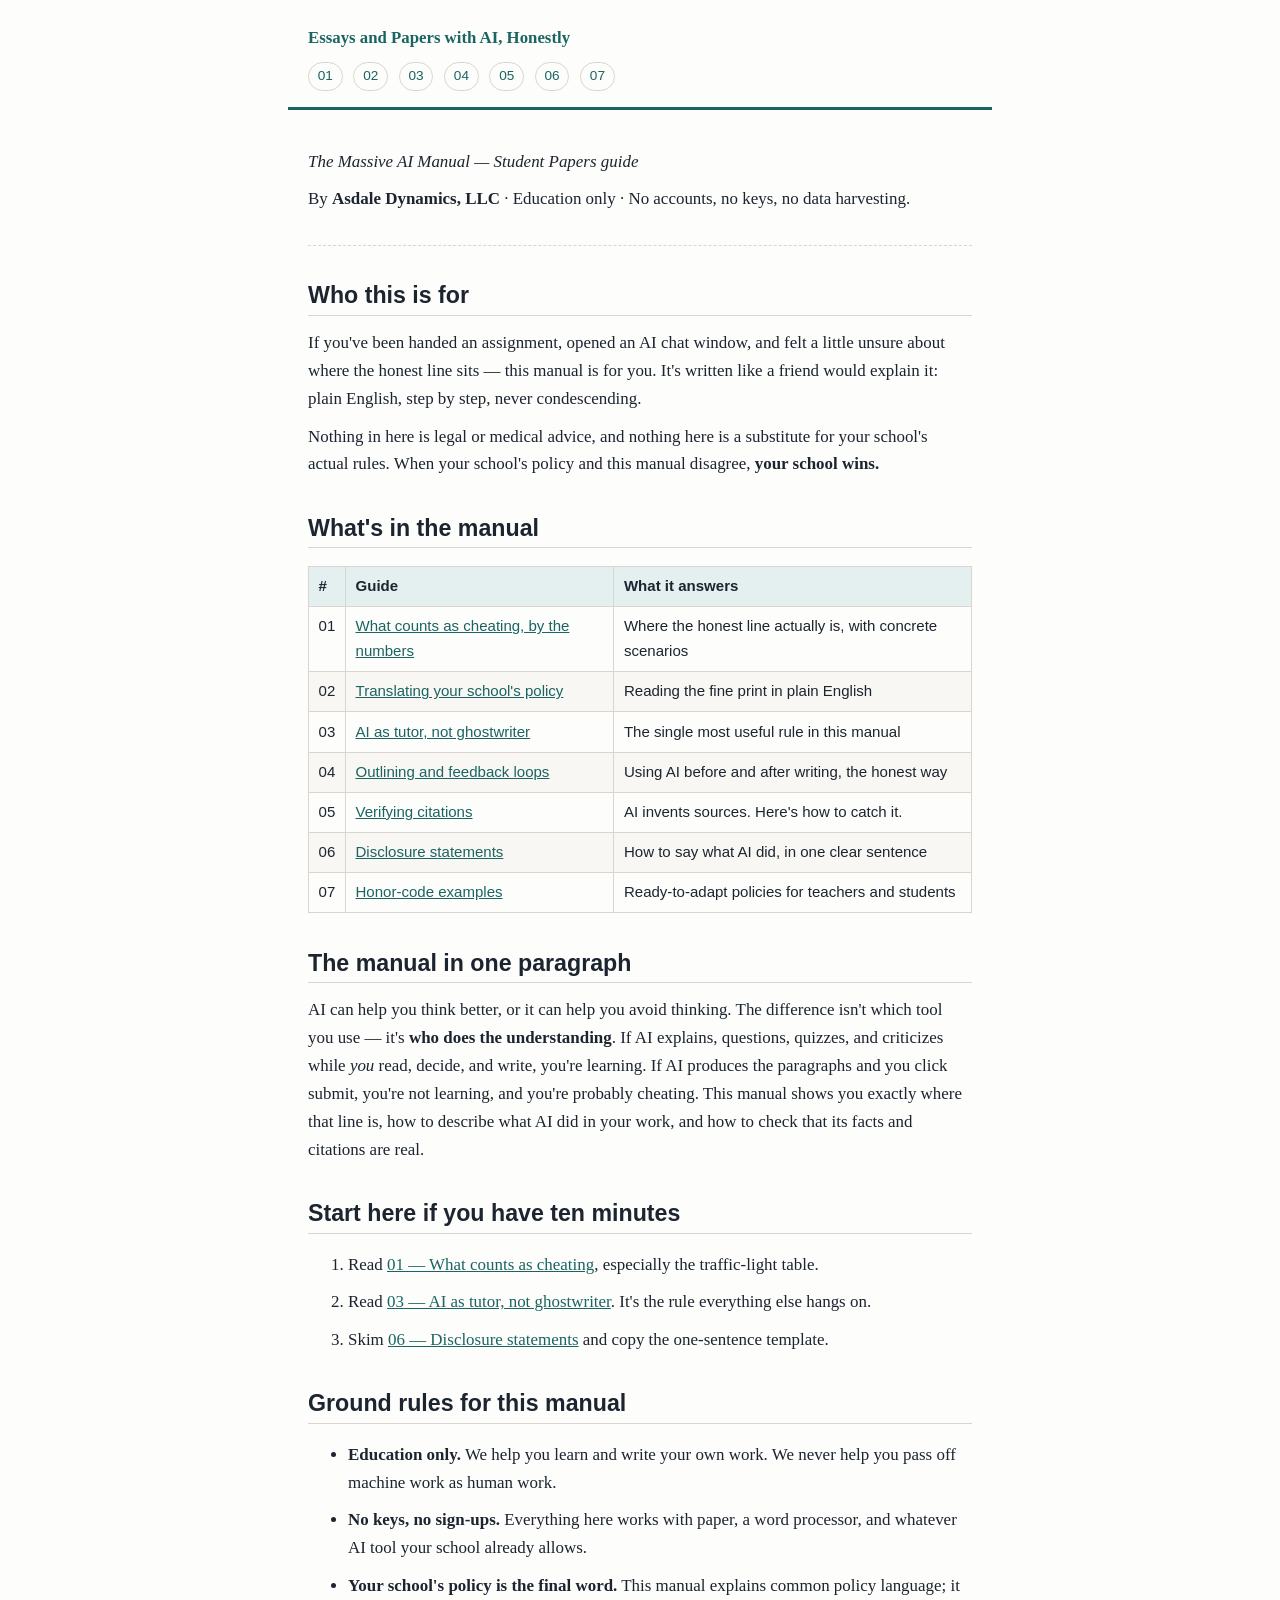
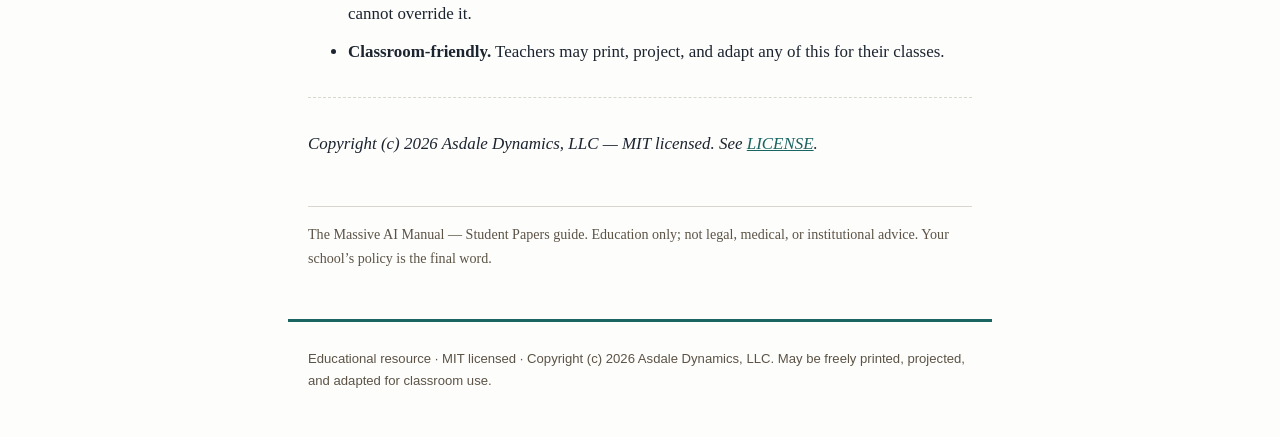
<file: site/index.html>
<!DOCTYPE html>
<html lang="en">
<head>
<meta charset="utf-8">
<meta name="viewport" content="width=device-width, initial-scale=1">
<title>Essays and Papers with AI, Honestly &middot; Essays and Papers with AI, Honestly</title>
<link rel="stylesheet" href="style.css">
</head>
<body>
<header class="site-header">
  <p class="brand"><a href="index.html">Essays and Papers with AI, Honestly</a></p>
  <nav>
    <a href="01-what-counts-as-cheating.html">01</a>
    <a href="02-school-policy-translation.html">02</a>
    <a href="03-ai-as-tutor-not-ghostwriter.html">03</a>
    <a href="04-outlining-and-feedback-loops.html">04</a>
    <a href="05-verifying-citations.html">05</a>
    <a href="06-disclosure-statements.html">06</a>
    <a href="07-honor-code-examples.html">07</a>
  </nav>
</header>
<main>
<p><em>The Massive AI Manual — Student Papers guide</em></p>
<p>By <strong>Asdale Dynamics, LLC</strong> · Education only · No accounts, no keys, no data harvesting.</p>
<hr>
<h2>Who this is for</h2>
<p>If you've been handed an assignment, opened an AI chat window, and felt a little unsure about where the honest line sits — this manual is for you. It's written like a friend would explain it: plain English, step by step, never condescending.</p>
<p>Nothing in here is legal or medical advice, and nothing here is a substitute for your school's actual rules. When your school's policy and this manual disagree, <strong>your school wins.</strong></p>
<h2>What's in the manual</h2>
<table><thead><tr><th>#</th><th>Guide</th><th>What it answers</th></tr></thead><tbody><tr><td>01</td><td><a href="01-what-counts-as-cheating.html">What counts as cheating, by the numbers</a></td><td>Where the honest line actually is, with concrete scenarios</td></tr><tr><td>02</td><td><a href="02-school-policy-translation.html">Translating your school's policy</a></td><td>Reading the fine print in plain English</td></tr><tr><td>03</td><td><a href="03-ai-as-tutor-not-ghostwriter.html">AI as tutor, not ghostwriter</a></td><td>The single most useful rule in this manual</td></tr><tr><td>04</td><td><a href="04-outlining-and-feedback-loops.html">Outlining and feedback loops</a></td><td>Using AI before and after writing, the honest way</td></tr><tr><td>05</td><td><a href="05-verifying-citations.html">Verifying citations</a></td><td>AI invents sources. Here's how to catch it.</td></tr><tr><td>06</td><td><a href="06-disclosure-statements.html">Disclosure statements</a></td><td>How to say what AI did, in one clear sentence</td></tr><tr><td>07</td><td><a href="07-honor-code-examples.html">Honor-code examples</a></td><td>Ready-to-adapt policies for teachers and students</td></tr></tbody></table>
<h2>The manual in one paragraph</h2>
<p>AI can help you think better, or it can help you avoid thinking. The difference isn't which tool you use — it's <strong>who does the understanding</strong>. If AI explains, questions, quizzes, and criticizes while <em>you</em> read, decide, and write, you're learning. If AI produces the paragraphs and you click submit, you're not learning, and you're probably cheating. This manual shows you exactly where that line is, how to describe what AI did in your work, and how to check that its facts and citations are real.</p>
<h2>Start here if you have ten minutes</h2>
<ol><li>Read <a href="01-what-counts-as-cheating.html">01 — What counts as cheating</a>, especially the traffic-light table.</li><li>Read <a href="03-ai-as-tutor-not-ghostwriter.html">03 — AI as tutor, not ghostwriter</a>. It's the rule everything else hangs on.</li><li>Skim <a href="06-disclosure-statements.html">06 — Disclosure statements</a> and copy the one-sentence template.</li></ol>
<h2>Ground rules for this manual</h2>
<ul><li><strong>Education only.</strong> We help you learn and write your own work. We never help you pass off machine work as human work.</li><li><strong>No keys, no sign-ups.</strong> Everything here works with paper, a word processor, and whatever AI tool your school already allows.</li><li><strong>Your school's policy is the final word.</strong> This manual explains common policy language; it cannot override it.</li><li><strong>Classroom-friendly.</strong> Teachers may print, project, and adapt any of this for their classes.</li></ul>
<hr>
<p><em>Copyright (c) 2026 Asdale Dynamics, LLC — MIT licensed. See <a href="../LICENSE">LICENSE</a>.</em></p>
<p class="subfooter">The Massive AI Manual &mdash; Student Papers guide. Education only; not legal, medical, or institutional advice. Your school&#8217;s policy is the final word.</p>
</main>
<footer>
  <p>Educational resource &middot; MIT licensed &middot; Copyright (c) 2026 Asdale Dynamics, LLC. May be freely printed, projected, and adapted for classroom use.</p>
</footer>
</body>
</html>
</file>
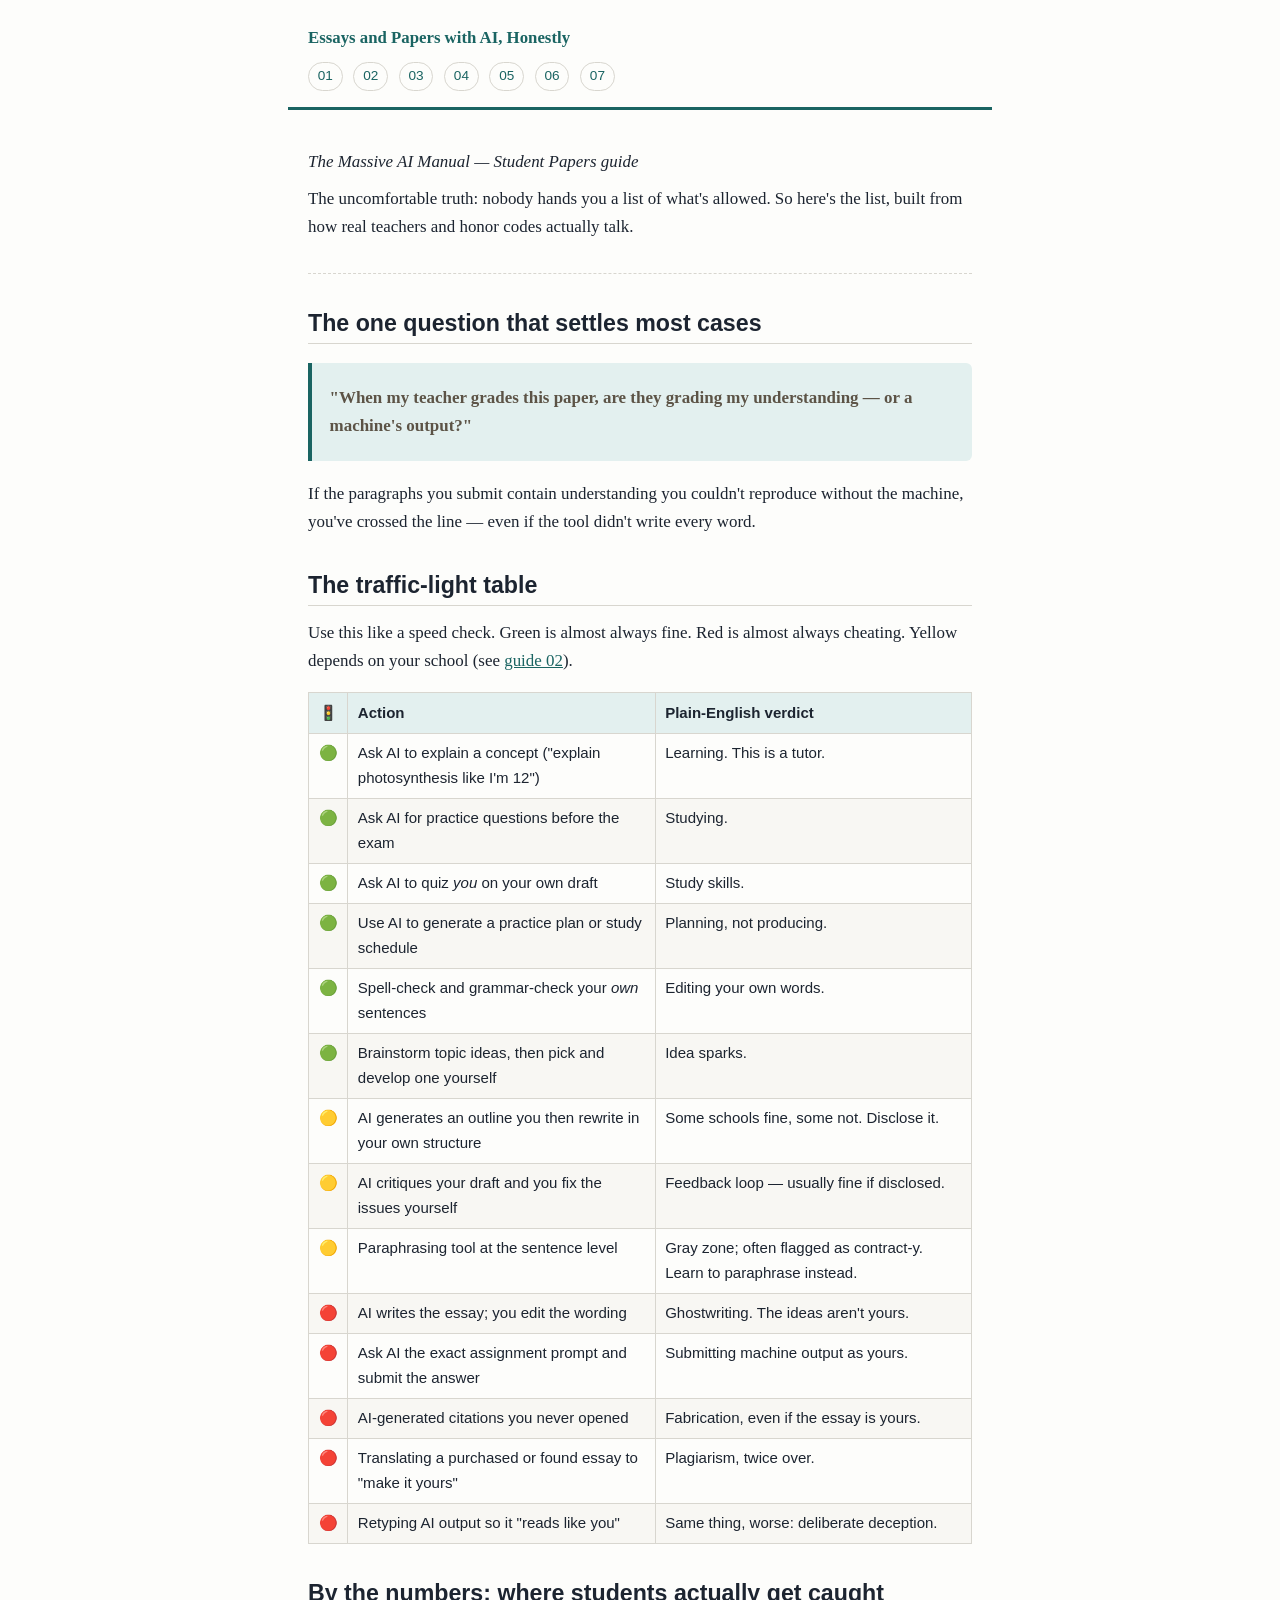
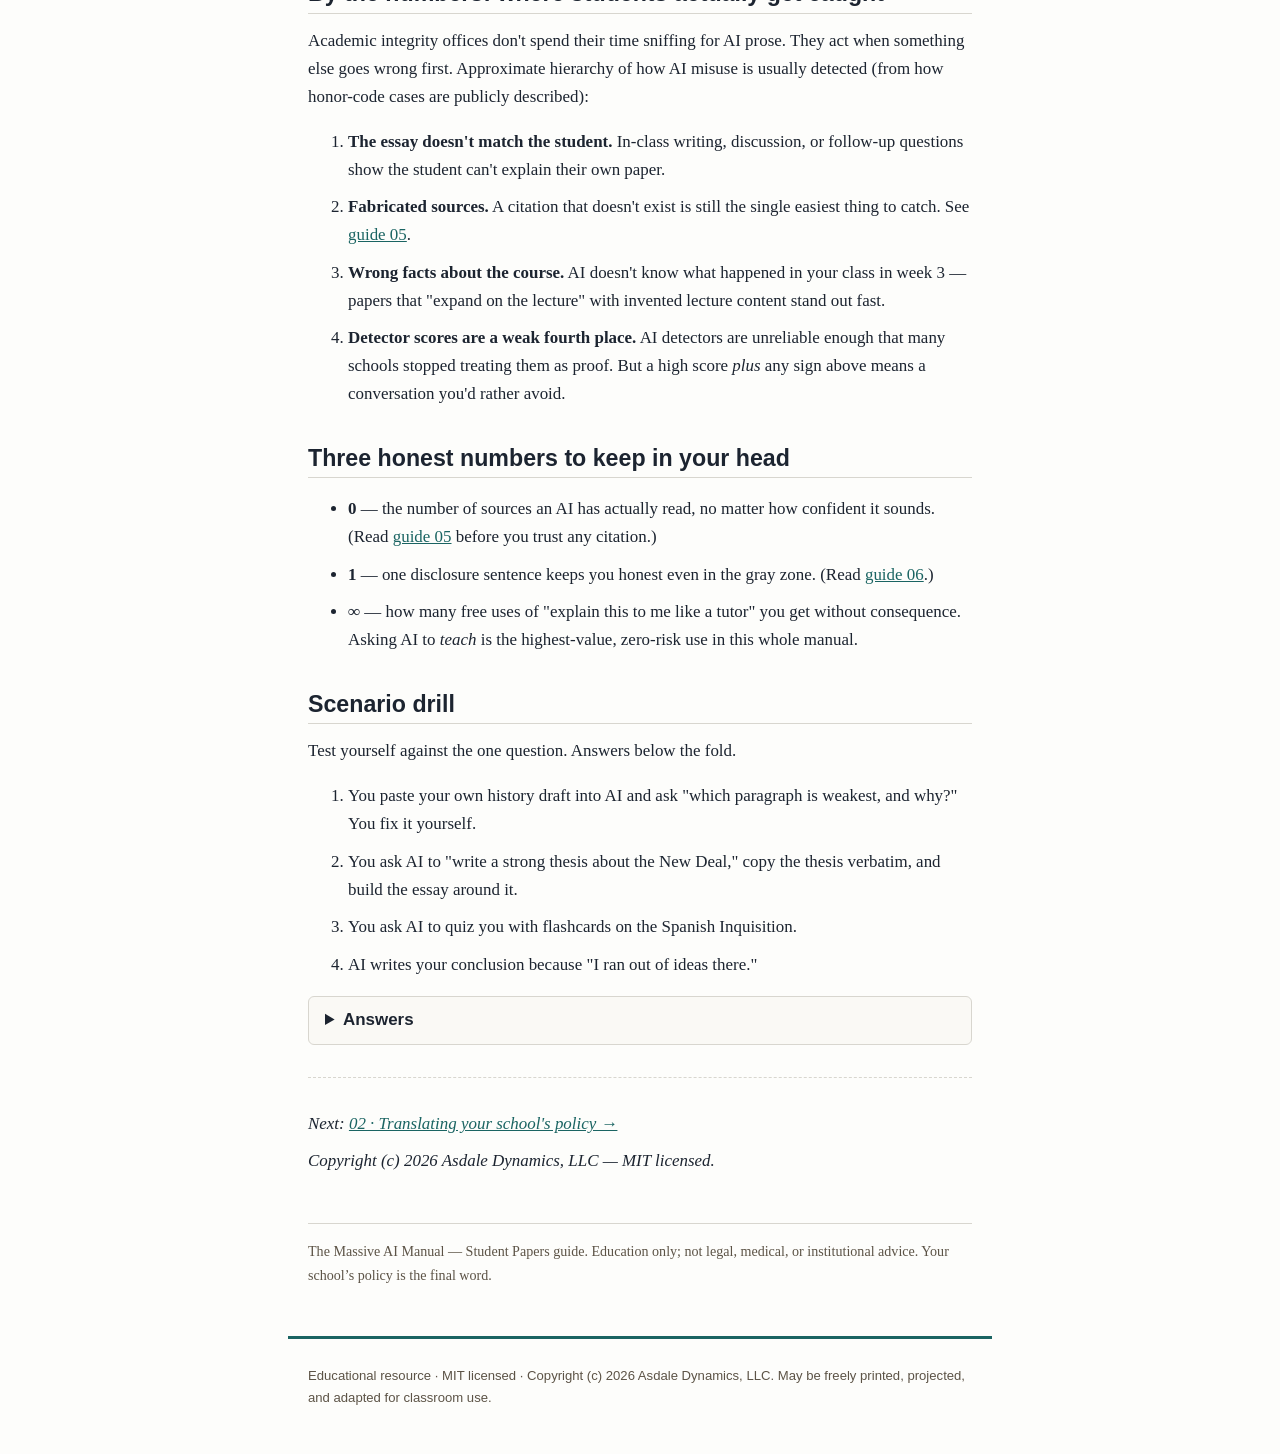
<file: site/01-what-counts-as-cheating.html>
<!DOCTYPE html>
<html lang="en">
<head>
<meta charset="utf-8">
<meta name="viewport" content="width=device-width, initial-scale=1">
<title>01 · What counts as cheating, by the numbers &middot; Essays and Papers with AI, Honestly</title>
<link rel="stylesheet" href="style.css">
</head>
<body>
<header class="site-header">
  <p class="brand"><a href="index.html">Essays and Papers with AI, Honestly</a></p>
  <nav>
    <a href="01-what-counts-as-cheating.html">01</a>
    <a href="02-school-policy-translation.html">02</a>
    <a href="03-ai-as-tutor-not-ghostwriter.html">03</a>
    <a href="04-outlining-and-feedback-loops.html">04</a>
    <a href="05-verifying-citations.html">05</a>
    <a href="06-disclosure-statements.html">06</a>
    <a href="07-honor-code-examples.html">07</a>
  </nav>
</header>
<main>
<p><em>The Massive AI Manual — Student Papers guide</em></p>
<p>The uncomfortable truth: nobody hands you a list of what's allowed. So here's the list, built from how real teachers and honor codes actually talk.</p>
<hr>
<h2>The one question that settles most cases</h2>
<blockquote><p><strong>"When my teacher grades this paper, are they grading my understanding — or a machine's output?"</strong></p></blockquote>
<p>If the paragraphs you submit contain understanding you couldn't reproduce without the machine, you've crossed the line — even if the tool didn't write every word.</p>
<h2>The traffic-light table</h2>
<p>Use this like a speed check. Green is almost always fine. Red is almost always cheating. Yellow depends on your school (see <a href="02-school-policy-translation.html">guide 02</a>).</p>
<table><thead><tr><th>🚦</th><th>Action</th><th>Plain-English verdict</th></tr></thead><tbody><tr><td>🟢</td><td>Ask AI to explain a concept ("explain photosynthesis like I'm 12")</td><td>Learning. This is a tutor.</td></tr><tr><td>🟢</td><td>Ask AI for practice questions before the exam</td><td>Studying.</td></tr><tr><td>🟢</td><td>Ask AI to quiz <em>you</em> on your own draft</td><td>Study skills.</td></tr><tr><td>🟢</td><td>Use AI to generate a practice plan or study schedule</td><td>Planning, not producing.</td></tr><tr><td>🟢</td><td>Spell-check and grammar-check your <em>own</em> sentences</td><td>Editing your own words.</td></tr><tr><td>🟢</td><td>Brainstorm topic ideas, then pick and develop one yourself</td><td>Idea sparks.</td></tr><tr><td>🟡</td><td>AI generates an outline you then rewrite in your own structure</td><td>Some schools fine, some not. Disclose it.</td></tr><tr><td>🟡</td><td>AI critiques your draft and you fix the issues yourself</td><td>Feedback loop — usually fine if disclosed.</td></tr><tr><td>🟡</td><td>Paraphrasing tool at the sentence level</td><td>Gray zone; often flagged as contract-y. Learn to paraphrase instead.</td></tr><tr><td>🔴</td><td>AI writes the essay; you edit the wording</td><td>Ghostwriting. The ideas aren't yours.</td></tr><tr><td>🔴</td><td>Ask AI the exact assignment prompt and submit the answer</td><td>Submitting machine output as yours.</td></tr><tr><td>🔴</td><td>AI-generated citations you never opened</td><td>Fabrication, even if the essay is yours.</td></tr><tr><td>🔴</td><td>Translating a purchased or found essay to "make it yours"</td><td>Plagiarism, twice over.</td></tr><tr><td>🔴</td><td>Retyping AI output so it "reads like you"</td><td>Same thing, worse: deliberate deception.</td></tr></tbody></table>
<h2>By the numbers: where students actually get caught</h2>
<p>Academic integrity offices don't spend their time sniffing for AI prose. They act when something else goes wrong first. Approximate hierarchy of how AI misuse is usually detected (from how honor-code cases are publicly described):</p>
<ol><li><strong>The essay doesn't match the student.</strong> In-class writing, discussion, or follow-up questions show the student can't explain their own paper.</li><li><strong>Fabricated sources.</strong> A citation that doesn't exist is still the single easiest thing to catch. See <a href="05-verifying-citations.html">guide 05</a>.</li><li><strong>Wrong facts about the course.</strong> AI doesn't know what happened in your class in week 3 — papers that "expand on the lecture" with invented lecture content stand out fast.</li><li><strong>Detector scores are a weak fourth place.</strong> AI detectors are unreliable enough that many schools stopped treating them as proof. But a high score <em>plus</em> any sign above means a conversation you'd rather avoid.</li></ol>
<h2>Three honest numbers to keep in your head</h2>
<ul><li><strong>0</strong> — the number of sources an AI has actually read, no matter how confident it sounds. (Read <a href="05-verifying-citations.html">guide 05</a> before you trust any citation.)</li><li><strong>1</strong> — one disclosure sentence keeps you honest even in the gray zone. (Read <a href="06-disclosure-statements.html">guide 06</a>.)</li><li><strong>∞</strong> — how many free uses of "explain this to me like a tutor" you get without consequence. Asking AI to <em>teach</em> is the highest-value, zero-risk use in this whole manual.</li></ul>
<h2>Scenario drill</h2>
<p>Test yourself against the one question. Answers below the fold.</p>
<ol><li>You paste your own history draft into AI and ask "which paragraph is weakest, and why?" You fix it yourself.</li><li>You ask AI to "write a strong thesis about the New Deal," copy the thesis verbatim, and build the essay around it.</li><li>You ask AI to quiz you with flashcards on the Spanish Inquisition.</li><li>AI writes your conclusion because "I ran out of ideas there."</li></ol>
<details>
<summary>Answers</summary>
<ol><li><strong>Honest.</strong> AI is critiquing; you're doing the understanding.</li><li><strong>Cheating at most schools.</strong> The thesis <em>is</em> your argument. Have AI ask you questions until your own thesis emerges (<a href="04-outlining-and-feedback-loops.html">guide 04</a>).</li><li><strong>Honest.</strong> Tutoring, textbook.</li><li><strong>Cheating at most schools.</strong> "Ran out of ideas" is exactly the moment AI should ask <em>you</em> questions, not write for you (<a href="03-ai-as-tutor-not-ghostwriter.html">guide 03</a>).</li></ol>
</details>
<hr>
<p><em>Next: <a href="02-school-policy-translation.html">02 · Translating your school's policy →</a></em></p>
<p><em>Copyright (c) 2026 Asdale Dynamics, LLC — MIT licensed.</em></p>
<p class="subfooter">The Massive AI Manual &mdash; Student Papers guide. Education only; not legal, medical, or institutional advice. Your school&#8217;s policy is the final word.</p>
</main>
<footer>
  <p>Educational resource &middot; MIT licensed &middot; Copyright (c) 2026 Asdale Dynamics, LLC. May be freely printed, projected, and adapted for classroom use.</p>
</footer>
</body>
</html>
</file>
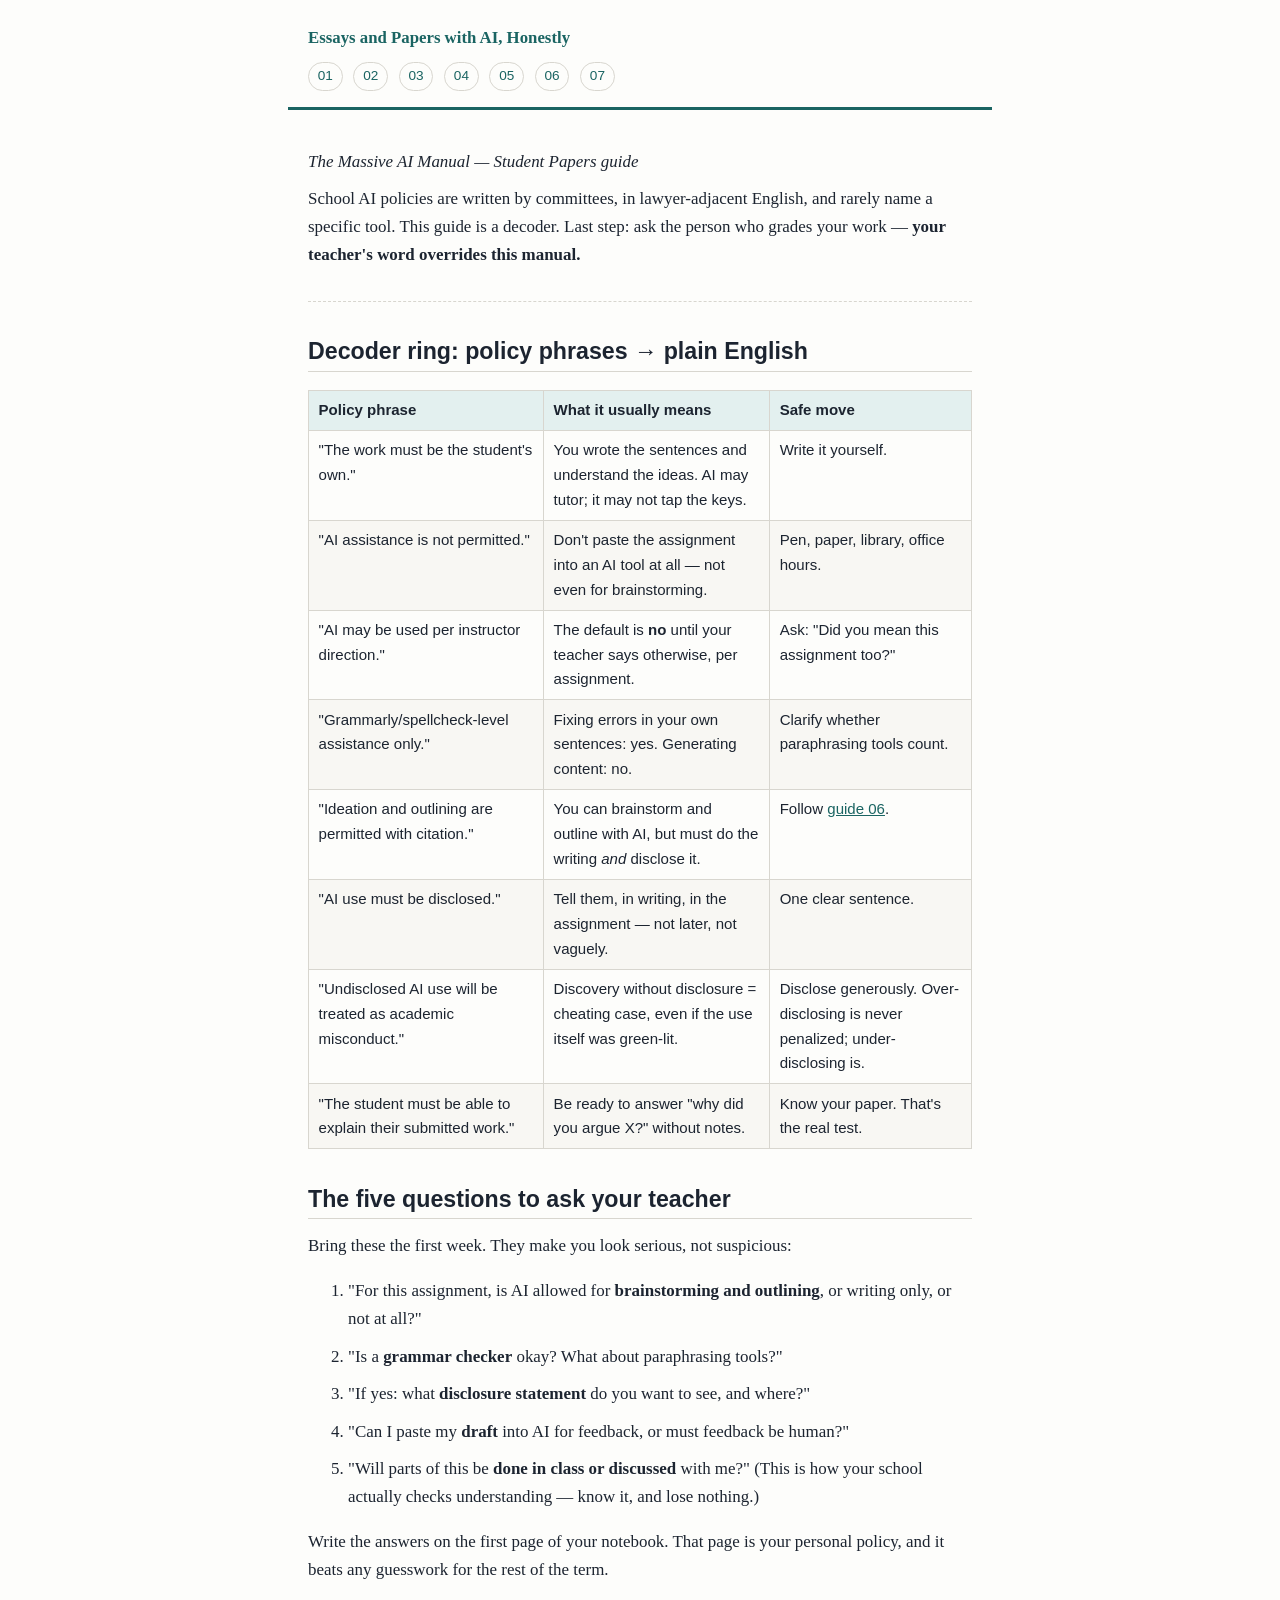
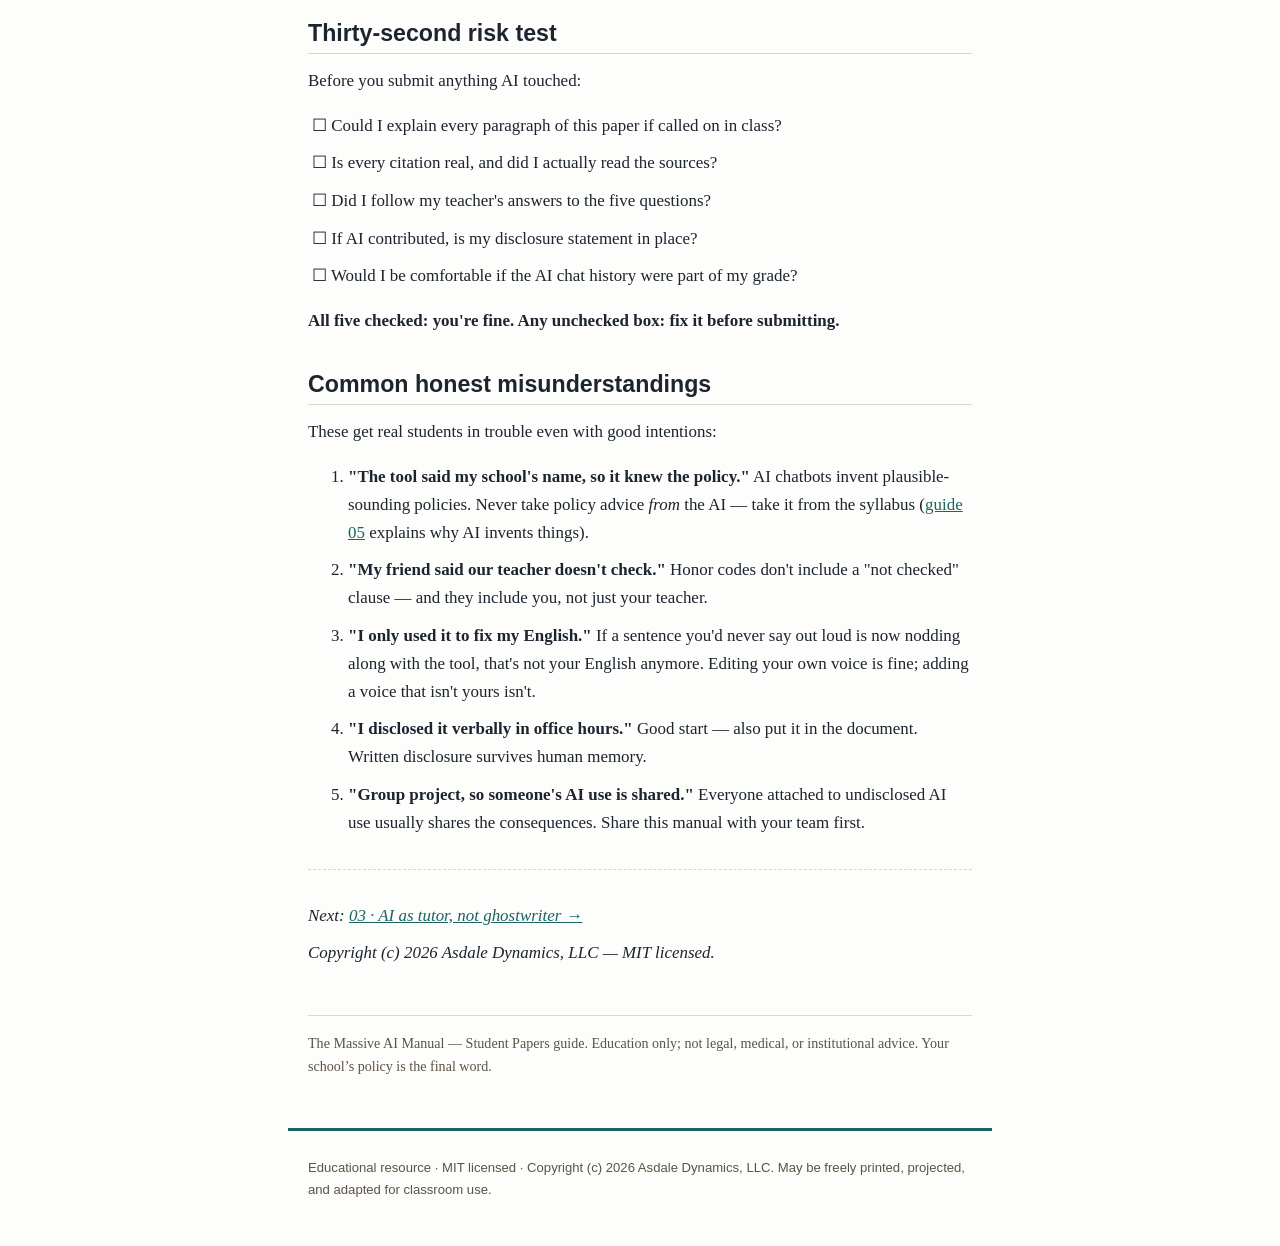
<file: site/02-school-policy-translation.html>
<!DOCTYPE html>
<html lang="en">
<head>
<meta charset="utf-8">
<meta name="viewport" content="width=device-width, initial-scale=1">
<title>02 · Translating your school&#x27;s policy &middot; Essays and Papers with AI, Honestly</title>
<link rel="stylesheet" href="style.css">
</head>
<body>
<header class="site-header">
  <p class="brand"><a href="index.html">Essays and Papers with AI, Honestly</a></p>
  <nav>
    <a href="01-what-counts-as-cheating.html">01</a>
    <a href="02-school-policy-translation.html">02</a>
    <a href="03-ai-as-tutor-not-ghostwriter.html">03</a>
    <a href="04-outlining-and-feedback-loops.html">04</a>
    <a href="05-verifying-citations.html">05</a>
    <a href="06-disclosure-statements.html">06</a>
    <a href="07-honor-code-examples.html">07</a>
  </nav>
</header>
<main>
<p><em>The Massive AI Manual — Student Papers guide</em></p>
<p>School AI policies are written by committees, in lawyer-adjacent English, and rarely name a specific tool. This guide is a decoder. Last step: ask the person who grades your work — <strong>your teacher's word overrides this manual.</strong></p>
<hr>
<h2>Decoder ring: policy phrases → plain English</h2>
<table><thead><tr><th>Policy phrase</th><th>What it usually means</th><th>Safe move</th></tr></thead><tbody><tr><td>"The work must be the student's own."</td><td>You wrote the sentences and understand the ideas. AI may tutor; it may not tap the keys.</td><td>Write it yourself.</td></tr><tr><td>"AI assistance is not permitted."</td><td>Don't paste the assignment into an AI tool at all — not even for brainstorming.</td><td>Pen, paper, library, office hours.</td></tr><tr><td>"AI may be used per instructor direction."</td><td>The default is <strong>no</strong> until your teacher says otherwise, per assignment.</td><td>Ask: "Did you mean this assignment too?"</td></tr><tr><td>"Grammarly/spellcheck-level assistance only."</td><td>Fixing errors in your own sentences: yes. Generating content: no.</td><td>Clarify whether paraphrasing tools count.</td></tr><tr><td>"Ideation and outlining are permitted with citation."</td><td>You can brainstorm and outline with AI, but must do the writing <em>and</em> disclose it.</td><td>Follow <a href="06-disclosure-statements.html">guide 06</a>.</td></tr><tr><td>"AI use must be disclosed."</td><td>Tell them, in writing, in the assignment — not later, not vaguely.</td><td>One clear sentence.</td></tr><tr><td>"Undisclosed AI use will be treated as academic misconduct."</td><td>Discovery without disclosure = cheating case, even if the use itself was green-lit.</td><td>Disclose generously. Over-disclosing is never penalized; under-disclosing is.</td></tr><tr><td>"The student must be able to explain their submitted work."</td><td>Be ready to answer "why did you argue X?" without notes.</td><td>Know your paper. That's the real test.</td></tr></tbody></table>
<h2>The five questions to ask your teacher</h2>
<p>Bring these the first week. They make you look serious, not suspicious:</p>
<ol><li>"For this assignment, is AI allowed for <strong>brainstorming and outlining</strong>, or writing only, or not at all?"</li><li>"Is a <strong>grammar checker</strong> okay? What about paraphrasing tools?"</li><li>"If yes: what <strong>disclosure statement</strong> do you want to see, and where?"</li><li>"Can I paste my <strong>draft</strong> into AI for feedback, or must feedback be human?"</li><li>"Will parts of this be <strong>done in class or discussed</strong> with me?" (This is how your school actually checks understanding — know it, and lose nothing.)</li></ol>
<p>Write the answers on the first page of your notebook. That page is your personal policy, and it beats any guesswork for the rest of the term.</p>
<h2>Thirty-second risk test</h2>
<p>Before you submit anything AI touched:</p>
<ul class="checklist"><li>&#9744; Could I explain every paragraph of this paper if called on in class?</li><li>&#9744; Is every citation real, and did I actually read the sources?</li><li>&#9744; Did I follow my teacher's answers to the five questions?</li><li>&#9744; If AI contributed, is my disclosure statement in place?</li><li>&#9744; Would I be comfortable if the AI chat history were part of my grade?</li></ul>
<p><strong>All five checked: you're fine. Any unchecked box: fix it before submitting.</strong></p>
<h2>Common honest misunderstandings</h2>
<p>These get real students in trouble even with good intentions:</p>
<ol><li><strong>"The tool said my school's name, so it knew the policy."</strong> AI chatbots invent plausible-sounding policies. Never take policy advice <em>from</em> the AI — take it from the syllabus (<a href="05-verifying-citations.html">guide 05</a> explains why AI invents things).</li><li><strong>"My friend said our teacher doesn't check."</strong> Honor codes don't include a "not checked" clause — and they include you, not just your teacher.</li><li><strong>"I only used it to fix my English."</strong> If a sentence you'd never say out loud is now nodding along with the tool, that's not your English anymore. Editing your own voice is fine; adding a voice that isn't yours isn't.</li><li><strong>"I disclosed it verbally in office hours."</strong> Good start — also put it in the document. Written disclosure survives human memory.</li><li><strong>"Group project, so someone's AI use is shared."</strong> Everyone attached to undisclosed AI use usually shares the consequences. Share this manual with your team first.</li></ol>
<hr>
<p><em>Next: <a href="03-ai-as-tutor-not-ghostwriter.html">03 · AI as tutor, not ghostwriter →</a></em></p>
<p><em>Copyright (c) 2026 Asdale Dynamics, LLC — MIT licensed.</em></p>
<p class="subfooter">The Massive AI Manual &mdash; Student Papers guide. Education only; not legal, medical, or institutional advice. Your school&#8217;s policy is the final word.</p>
</main>
<footer>
  <p>Educational resource &middot; MIT licensed &middot; Copyright (c) 2026 Asdale Dynamics, LLC. May be freely printed, projected, and adapted for classroom use.</p>
</footer>
</body>
</html>
</file>
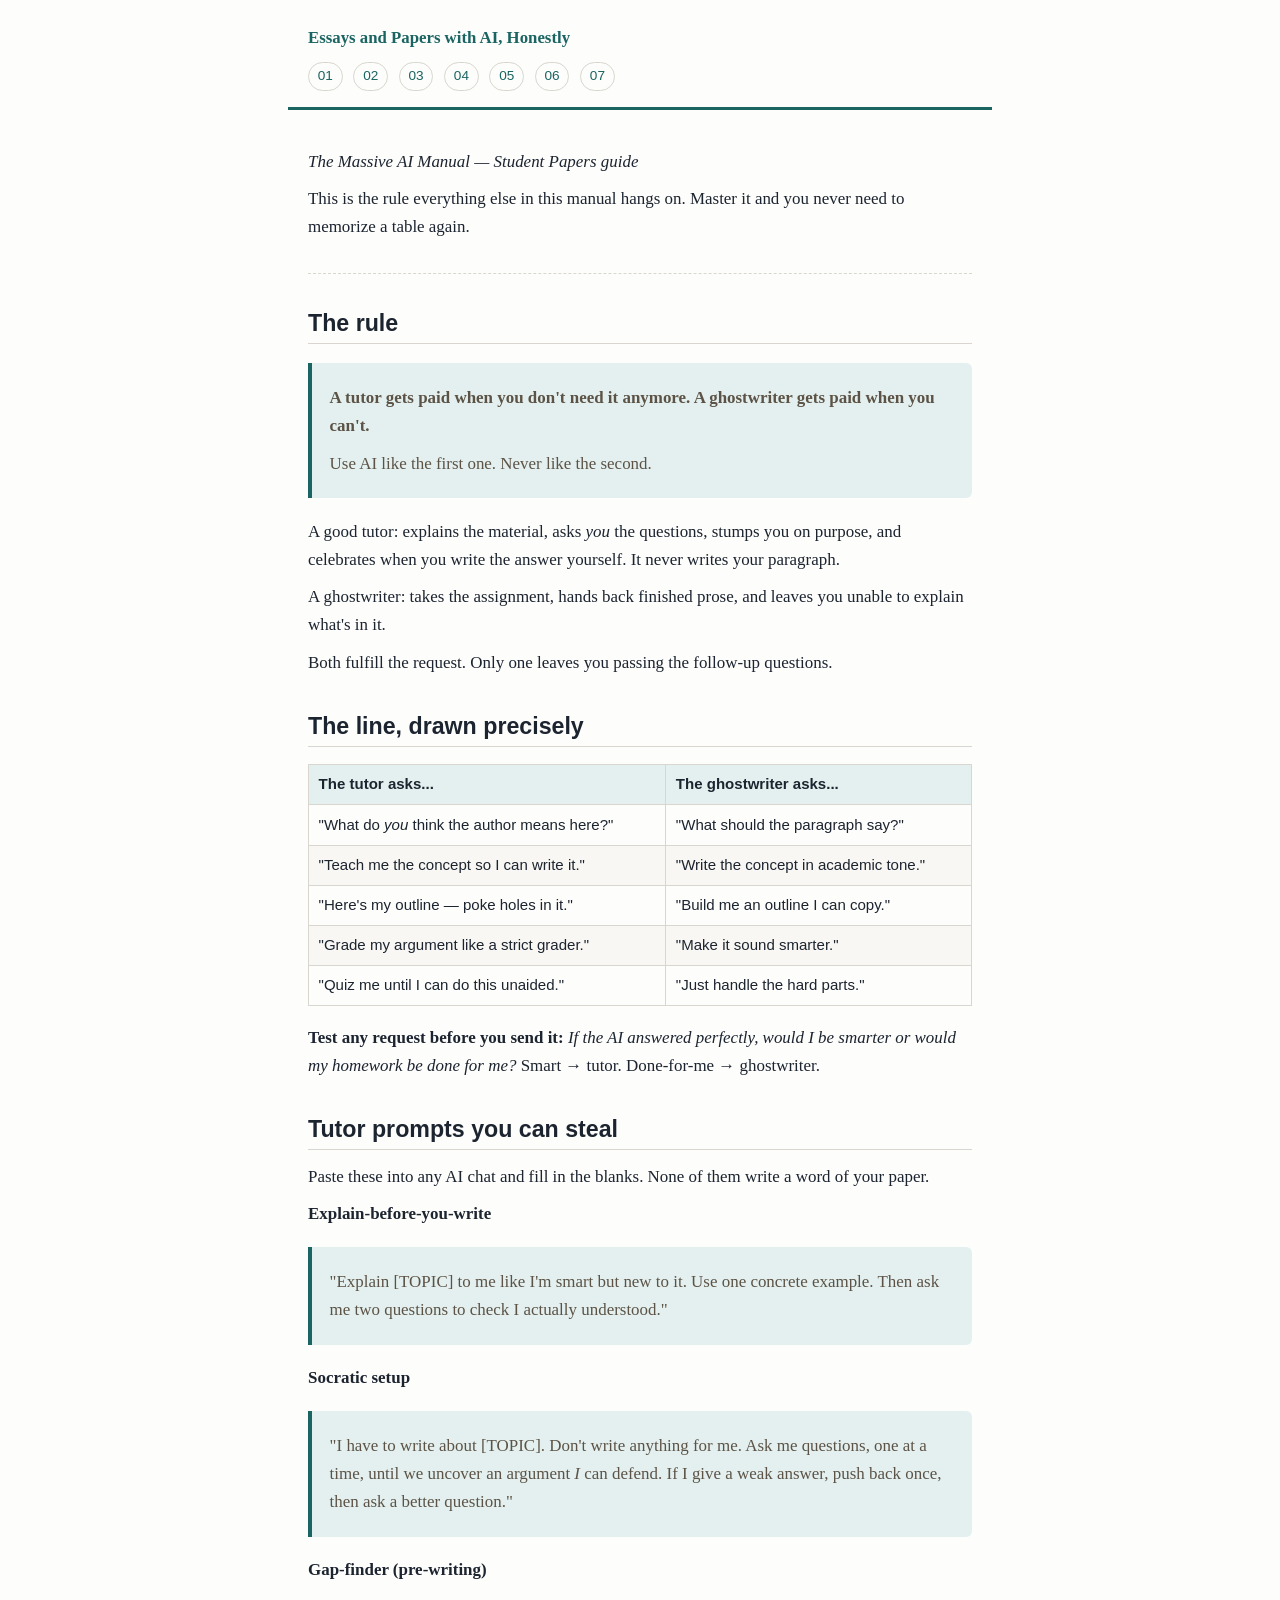
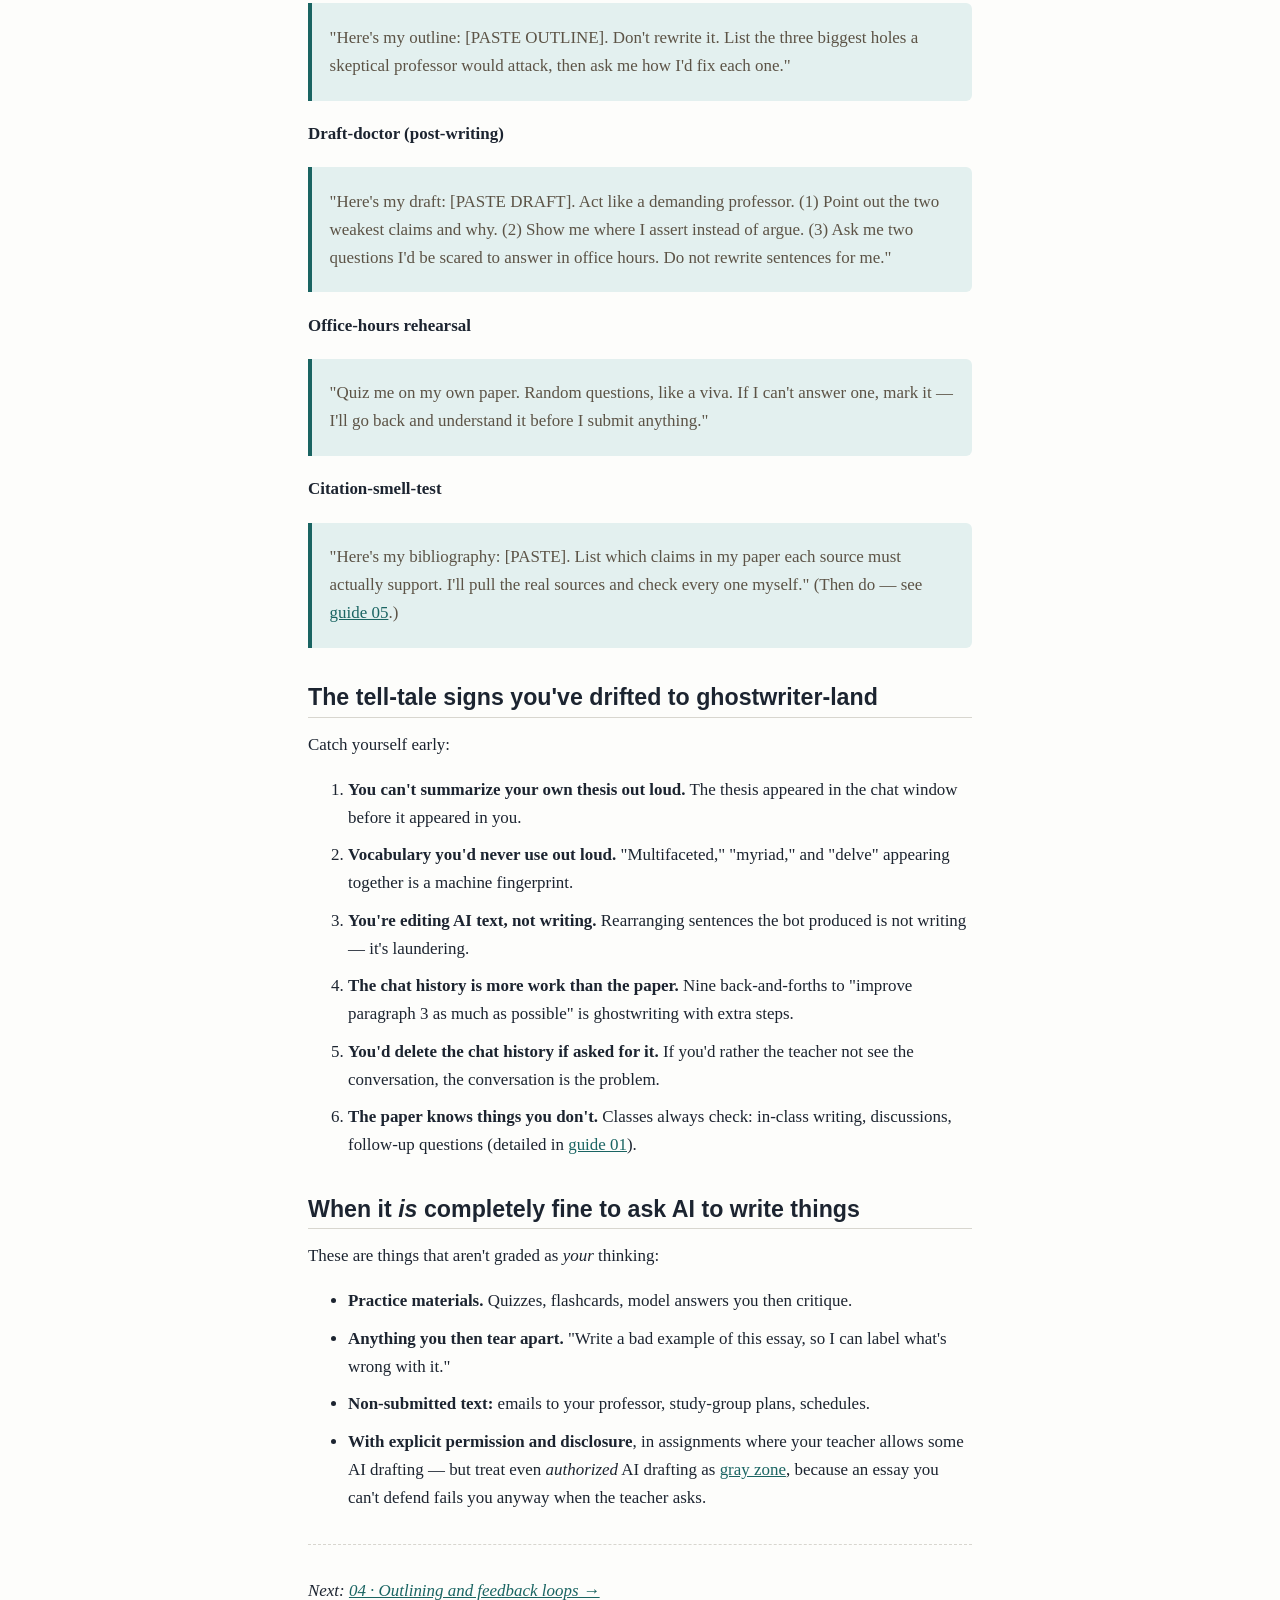
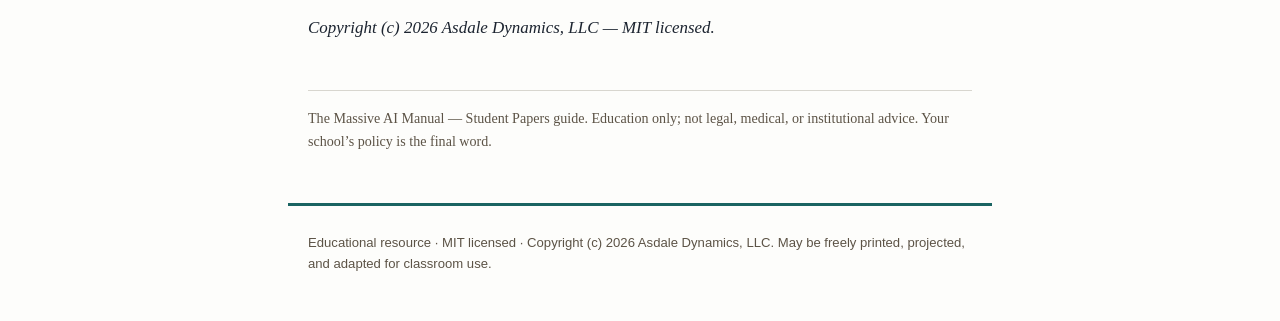
<file: site/03-ai-as-tutor-not-ghostwriter.html>
<!DOCTYPE html>
<html lang="en">
<head>
<meta charset="utf-8">
<meta name="viewport" content="width=device-width, initial-scale=1">
<title>03 · AI as tutor, not ghostwriter &middot; Essays and Papers with AI, Honestly</title>
<link rel="stylesheet" href="style.css">
</head>
<body>
<header class="site-header">
  <p class="brand"><a href="index.html">Essays and Papers with AI, Honestly</a></p>
  <nav>
    <a href="01-what-counts-as-cheating.html">01</a>
    <a href="02-school-policy-translation.html">02</a>
    <a href="03-ai-as-tutor-not-ghostwriter.html">03</a>
    <a href="04-outlining-and-feedback-loops.html">04</a>
    <a href="05-verifying-citations.html">05</a>
    <a href="06-disclosure-statements.html">06</a>
    <a href="07-honor-code-examples.html">07</a>
  </nav>
</header>
<main>
<p><em>The Massive AI Manual — Student Papers guide</em></p>
<p>This is the rule everything else in this manual hangs on. Master it and you never need to memorize a table again.</p>
<hr>
<h2>The rule</h2>
<blockquote><p><strong>A tutor gets paid when you don't need it anymore. A ghostwriter gets paid when you can't.</strong></p>
<p>Use AI like the first one. Never like the second.</p></blockquote>
<p>A good tutor: explains the material, asks <em>you</em> the questions, stumps you on purpose, and celebrates when you write the answer yourself. It never writes your paragraph.</p>
<p>A ghostwriter: takes the assignment, hands back finished prose, and leaves you unable to explain what's in it.</p>
<p>Both fulfill the request. Only one leaves you passing the follow-up questions.</p>
<h2>The line, drawn precisely</h2>
<table><thead><tr><th>The tutor asks...</th><th>The ghostwriter asks...</th></tr></thead><tbody><tr><td>"What do <em>you</em> think the author means here?"</td><td>"What should the paragraph say?"</td></tr><tr><td>"Teach me the concept so I can write it."</td><td>"Write the concept in academic tone."</td></tr><tr><td>"Here's my outline — poke holes in it."</td><td>"Build me an outline I can copy."</td></tr><tr><td>"Grade my argument like a strict grader."</td><td>"Make it sound smarter."</td></tr><tr><td>"Quiz me until I can do this unaided."</td><td>"Just handle the hard parts."</td></tr></tbody></table>
<p><strong>Test any request before you send it:</strong> <em>If the AI answered perfectly, would I be smarter or would my homework be done for me?</em> Smart → tutor. Done-for-me → ghostwriter.</p>
<h2>Tutor prompts you can steal</h2>
<p>Paste these into any AI chat and fill in the blanks. None of them write a word of your paper.</p>
<p><strong>Explain-before-you-write</strong></p>
<blockquote><p>"Explain [TOPIC] to me like I'm smart but new to it. Use one concrete example. Then ask me two questions to check I actually understood."</p></blockquote>
<p><strong>Socratic setup</strong></p>
<blockquote><p>"I have to write about [TOPIC]. Don't write anything for me. Ask me questions, one at a time, until we uncover an argument <em>I</em> can defend. If I give a weak answer, push back once, then ask a better question."</p></blockquote>
<p><strong>Gap-finder (pre-writing)</strong></p>
<blockquote><p>"Here's my outline: [PASTE OUTLINE]. Don't rewrite it. List the three biggest holes a skeptical professor would attack, then ask me how I'd fix each one."</p></blockquote>
<p><strong>Draft-doctor (post-writing)</strong></p>
<blockquote><p>"Here's my draft: [PASTE DRAFT]. Act like a demanding professor. (1) Point out the two weakest claims and why. (2) Show me where I assert instead of argue. (3) Ask me two questions I'd be scared to answer in office hours. Do not rewrite sentences for me."</p></blockquote>
<p><strong>Office-hours rehearsal</strong></p>
<blockquote><p>"Quiz me on my own paper. Random questions, like a viva. If I can't answer one, mark it — I'll go back and understand it before I submit anything."</p></blockquote>
<p><strong>Citation-smell-test</strong></p>
<blockquote><p>"Here's my bibliography: [PASTE]. List which claims in my paper each source must actually support. I'll pull the real sources and check every one myself." (Then do — see <a href="05-verifying-citations.html">guide 05</a>.)</p></blockquote>
<h2>The tell-tale signs you've drifted to ghostwriter-land</h2>
<p>Catch yourself early:</p>
<ol><li><strong>You can't summarize your own thesis out loud.</strong> The thesis appeared in the chat window before it appeared in you.</li><li><strong>Vocabulary you'd never use out loud.</strong> "Multifaceted," "myriad," and "delve" appearing together is a machine fingerprint.</li><li><strong>You're editing AI text, not writing.</strong> Rearranging sentences the bot produced is not writing — it's laundering.</li><li><strong>The chat history is more work than the paper.</strong> Nine back-and-forths to "improve paragraph 3 as much as possible" is ghostwriting with extra steps.</li><li><strong>You'd delete the chat history if asked for it.</strong> If you'd rather the teacher not see the conversation, the conversation is the problem.</li><li><strong>The paper knows things you don't.</strong> Classes always check: in-class writing, discussions, follow-up questions (detailed in <a href="01-what-counts-as-cheating.html">guide 01</a>).</li></ol>
<h2>When it <em>is</em> completely fine to ask AI to write things</h2>
<p>These are things that aren't graded as <em>your</em> thinking:</p>
<ul><li><strong>Practice materials.</strong> Quizzes, flashcards, model answers you then critique.</li><li><strong>Anything you then tear apart.</strong> "Write a bad example of this essay, so I can label what's wrong with it."</li><li><strong>Non-submitted text:</strong> emails to your professor, study-group plans, schedules.</li><li><strong>With explicit permission and disclosure</strong>, in assignments where your teacher allows some AI drafting — but treat even <em>authorized</em> AI drafting as <a href="01-what-counts-as-cheating.html">gray zone</a>, because an essay you can't defend fails you anyway when the teacher asks.</li></ul>
<hr>
<p><em>Next: <a href="04-outlining-and-feedback-loops.html">04 · Outlining and feedback loops →</a></em></p>
<p><em>Copyright (c) 2026 Asdale Dynamics, LLC — MIT licensed.</em></p>
<p class="subfooter">The Massive AI Manual &mdash; Student Papers guide. Education only; not legal, medical, or institutional advice. Your school&#8217;s policy is the final word.</p>
</main>
<footer>
  <p>Educational resource &middot; MIT licensed &middot; Copyright (c) 2026 Asdale Dynamics, LLC. May be freely printed, projected, and adapted for classroom use.</p>
</footer>
</body>
</html>
</file>
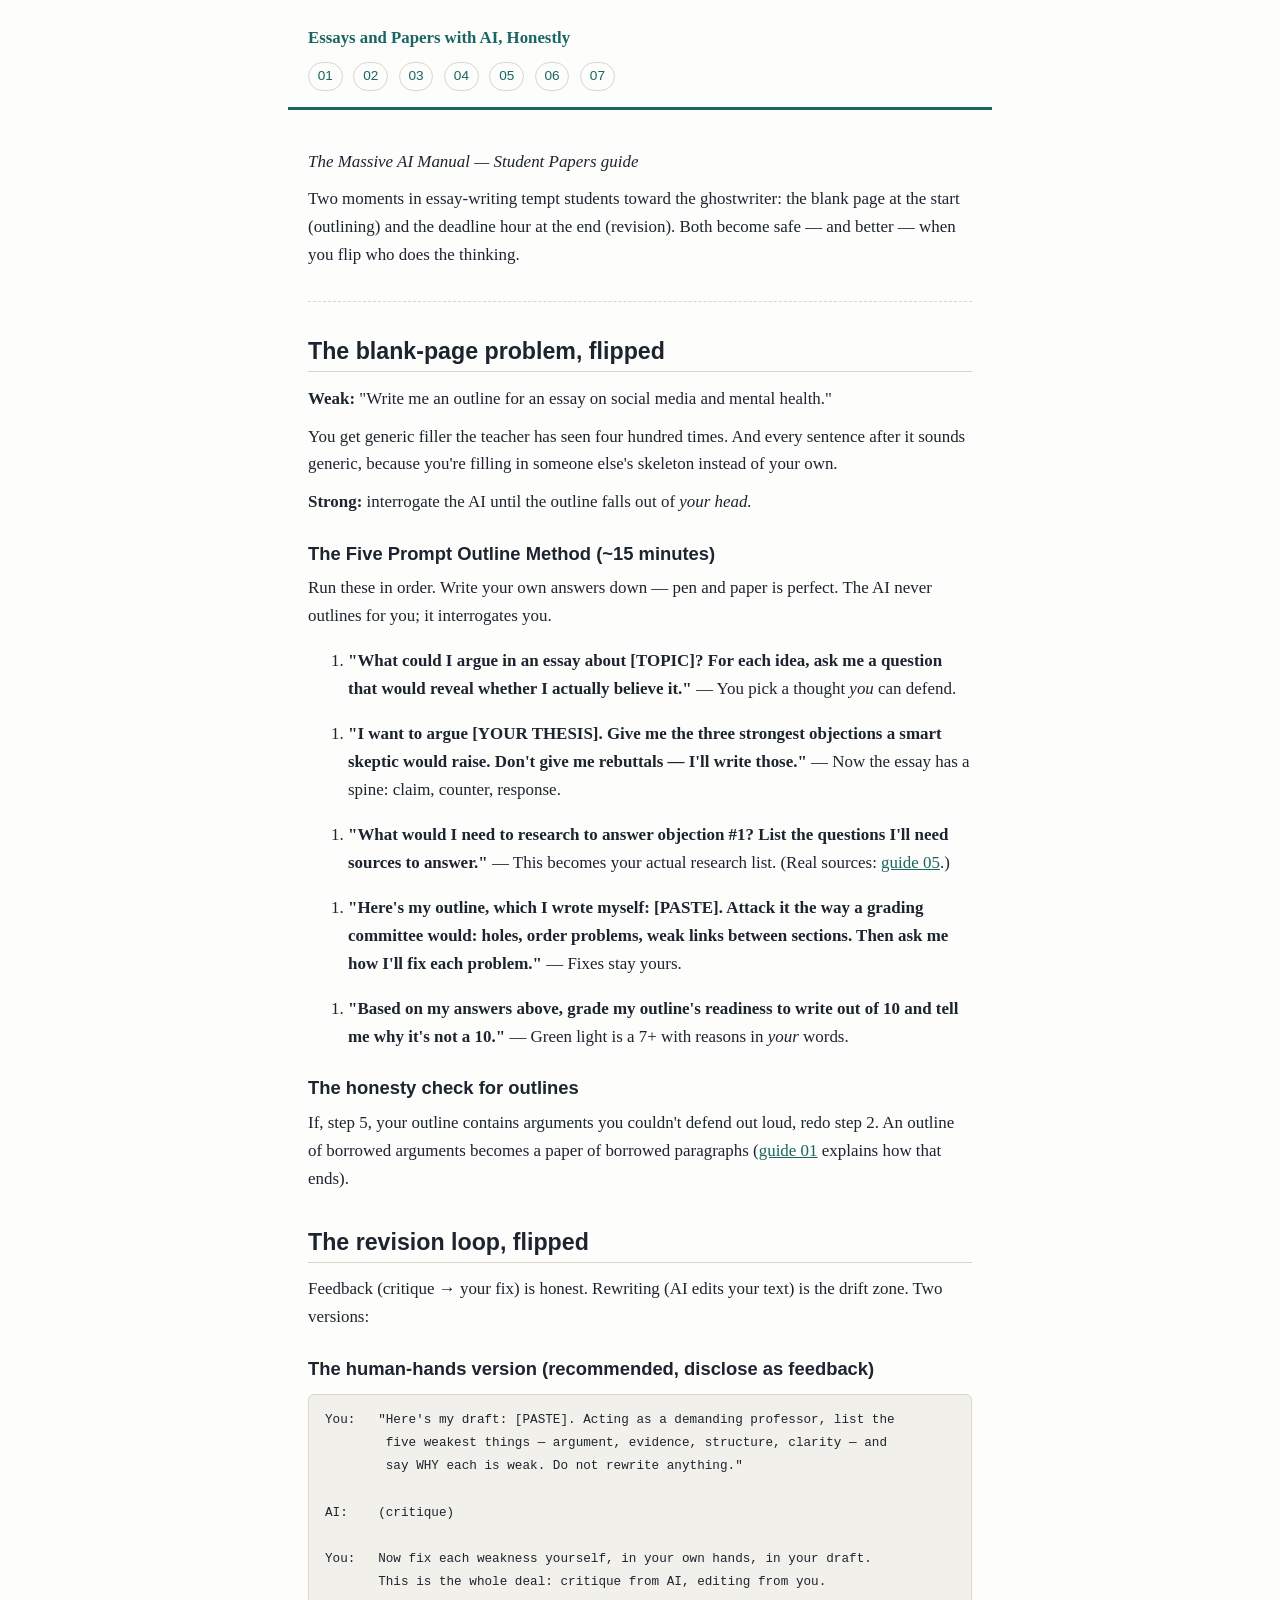
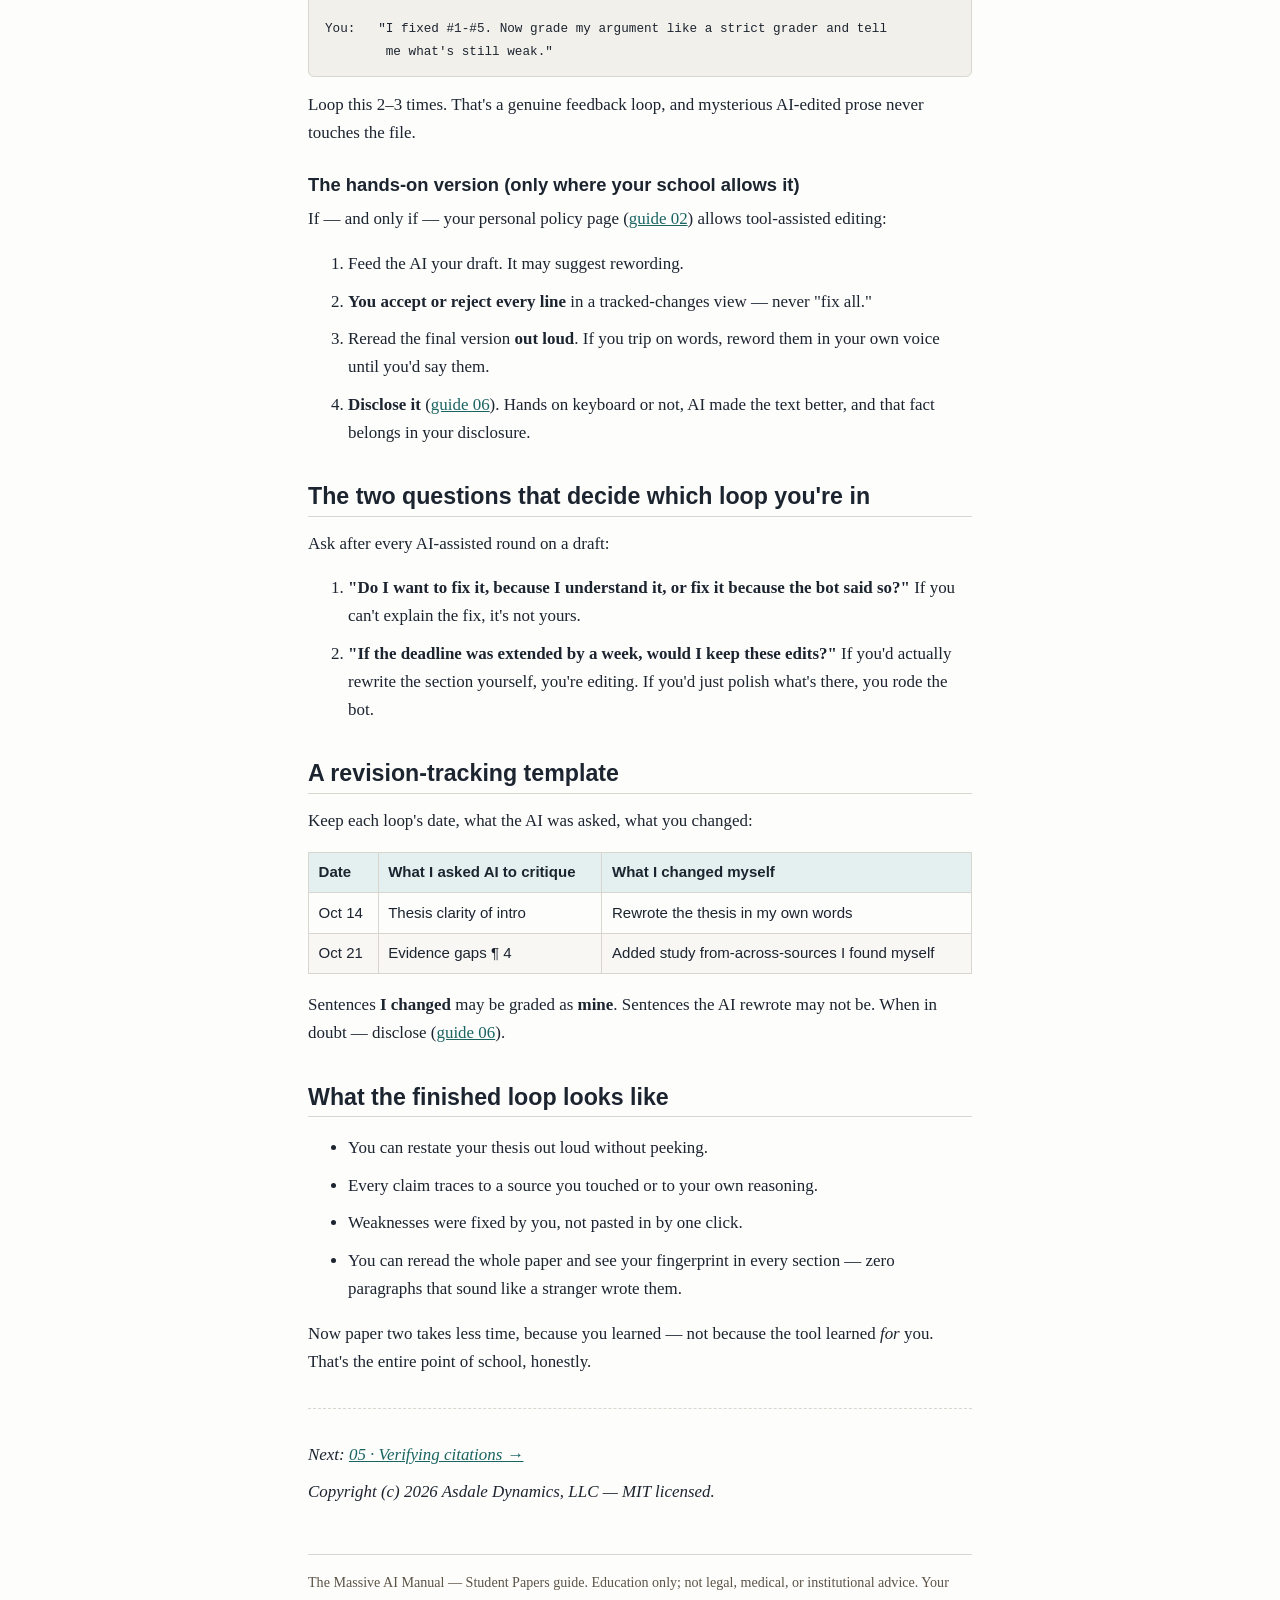
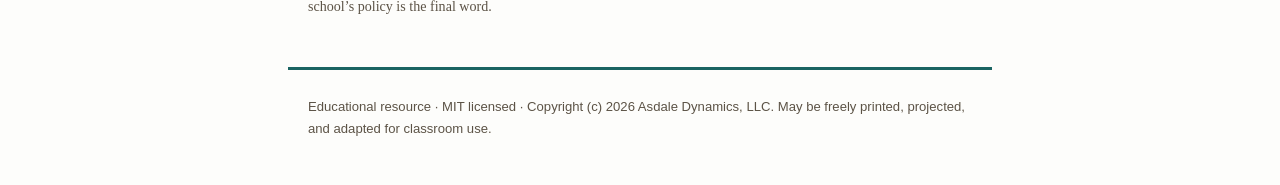
<file: site/04-outlining-and-feedback-loops.html>
<!DOCTYPE html>
<html lang="en">
<head>
<meta charset="utf-8">
<meta name="viewport" content="width=device-width, initial-scale=1">
<title>04 · Outlining and feedback loops &middot; Essays and Papers with AI, Honestly</title>
<link rel="stylesheet" href="style.css">
</head>
<body>
<header class="site-header">
  <p class="brand"><a href="index.html">Essays and Papers with AI, Honestly</a></p>
  <nav>
    <a href="01-what-counts-as-cheating.html">01</a>
    <a href="02-school-policy-translation.html">02</a>
    <a href="03-ai-as-tutor-not-ghostwriter.html">03</a>
    <a href="04-outlining-and-feedback-loops.html">04</a>
    <a href="05-verifying-citations.html">05</a>
    <a href="06-disclosure-statements.html">06</a>
    <a href="07-honor-code-examples.html">07</a>
  </nav>
</header>
<main>
<p><em>The Massive AI Manual — Student Papers guide</em></p>
<p>Two moments in essay-writing tempt students toward the ghostwriter: the blank page at the start (outlining) and the deadline hour at the end (revision). Both become safe — and better — when you flip who does the thinking.</p>
<hr>
<h2>The blank-page problem, flipped</h2>
<p><strong>Weak:</strong> "Write me an outline for an essay on social media and mental health."</p>
<p>You get generic filler the teacher has seen four hundred times. And every sentence after it sounds generic, because you're filling in someone else's skeleton instead of your own.</p>
<p><strong>Strong:</strong> interrogate the AI until the outline falls out of <em>your head.</em></p>
<h3>The Five Prompt Outline Method (~15 minutes)</h3>
<p>Run these in order. Write your own answers down — pen and paper is perfect. The AI never outlines for you; it interrogates you.</p>
<ol><li><strong>"What could I argue in an essay about [TOPIC]? For each idea, ask me a question that would reveal whether I actually believe it."</strong> — You pick a thought <em>you</em> can defend.</li></ol>
<ol><li><strong>"I want to argue [YOUR THESIS]. Give me the three strongest objections a smart skeptic would raise. Don't give me rebuttals — I'll write those."</strong> — Now the essay has a spine: claim, counter, response.</li></ol>
<ol><li><strong>"What would I need to research to answer objection #1? List the questions I'll need sources to answer."</strong> — This becomes your actual research list. (Real sources: <a href="05-verifying-citations.html">guide 05</a>.)</li></ol>
<ol><li><strong>"Here's my outline, which I wrote myself: [PASTE]. Attack it the way a grading committee would: holes, order problems, weak links between sections. Then ask me how I'll fix each problem."</strong> — Fixes stay yours.</li></ol>
<ol><li><strong>"Based on my answers above, grade my outline's readiness to write out of 10 and tell me why it's not a 10."</strong> — Green light is a 7+ with reasons in <em>your</em> words.</li></ol>
<h3>The honesty check for outlines</h3>
<p>If, step 5, your outline contains arguments you couldn't defend out loud, redo step 2. An outline of borrowed arguments becomes a paper of borrowed paragraphs (<a href="01-what-counts-as-cheating.html">guide 01</a> explains how that ends).</p>
<h2>The revision loop, flipped</h2>
<p>Feedback (critique → your fix) is honest. Rewriting (AI edits your text) is the drift zone. Two versions:</p>
<h3>The human-hands version (recommended, disclose as feedback)</h3>
<pre><code>You:   "Here's my draft: [PASTE]. Acting as a demanding professor, list the
        five weakest things — argument, evidence, structure, clarity — and
        say WHY each is weak. Do not rewrite anything."

AI:    (critique)

You:   Now fix each weakness yourself, in your own hands, in your draft.
       This is the whole deal: critique from AI, editing from you.

You:   "I fixed #1-#5. Now grade my argument like a strict grader and tell
        me what's still weak."</code></pre>
<p>Loop this 2–3 times. That's a genuine feedback loop, and mysterious AI-edited prose never touches the file.</p>
<h3>The hands-on version (only where your school allows it)</h3>
<p>If — and only if — your personal policy page (<a href="02-school-policy-translation.html">guide 02</a>) allows tool-assisted editing:</p>
<ol><li>Feed the AI your draft. It may suggest rewording.</li><li><strong>You accept or reject every line</strong> in a tracked-changes view — never "fix all."</li><li>Reread the final version <strong>out loud</strong>. If you trip on words, reword them in your own voice until you'd say them.</li><li><strong>Disclose it</strong> (<a href="06-disclosure-statements.html">guide 06</a>). Hands on keyboard or not, AI made the text better, and that fact belongs in your disclosure.</li></ol>
<h2>The two questions that decide which loop you're in</h2>
<p>Ask after every AI-assisted round on a draft:</p>
<ol><li><strong>"Do I want to fix it, because I understand it, or fix it because the bot said so?"</strong> If you can't explain the fix, it's not yours.</li><li><strong>"If the deadline was extended by a week, would I keep these edits?"</strong> If you'd actually rewrite the section yourself, you're editing. If you'd just polish what's there, you rode the bot.</li></ol>
<h2>A revision-tracking template</h2>
<p>Keep each loop's date, what the AI was asked, what you changed:</p>
<table><thead><tr><th>Date</th><th>What I asked AI to critique</th><th>What I changed myself</th></tr></thead><tbody><tr><td>Oct 14</td><td>Thesis clarity of intro</td><td>Rewrote the thesis in my own words</td></tr><tr><td>Oct 21</td><td>Evidence gaps ¶ 4</td><td>Added study from-across-sources I found myself</td></tr></tbody></table>
<p>Sentences <strong>I changed</strong> may be graded as <strong>mine</strong>. Sentences the AI rewrote may not be. When in doubt — disclose (<a href="06-disclosure-statements.html">guide 06</a>).</p>
<h2>What the finished loop looks like</h2>
<ul><li>You can restate your thesis out loud without peeking.</li><li>Every claim traces to a source you touched or to your own reasoning.</li><li>Weaknesses were fixed by you, not pasted in by one click.</li><li>You can reread the whole paper and see your fingerprint in every section — zero paragraphs that sound like a stranger wrote them.</li></ul>
<p>Now paper two takes less time, because you learned — not because the tool learned <em>for</em> you. That's the entire point of school, honestly.</p>
<hr>
<p><em>Next: <a href="05-verifying-citations.html">05 · Verifying citations →</a></em></p>
<p><em>Copyright (c) 2026 Asdale Dynamics, LLC — MIT licensed.</em></p>
<p class="subfooter">The Massive AI Manual &mdash; Student Papers guide. Education only; not legal, medical, or institutional advice. Your school&#8217;s policy is the final word.</p>
</main>
<footer>
  <p>Educational resource &middot; MIT licensed &middot; Copyright (c) 2026 Asdale Dynamics, LLC. May be freely printed, projected, and adapted for classroom use.</p>
</footer>
</body>
</html>
</file>
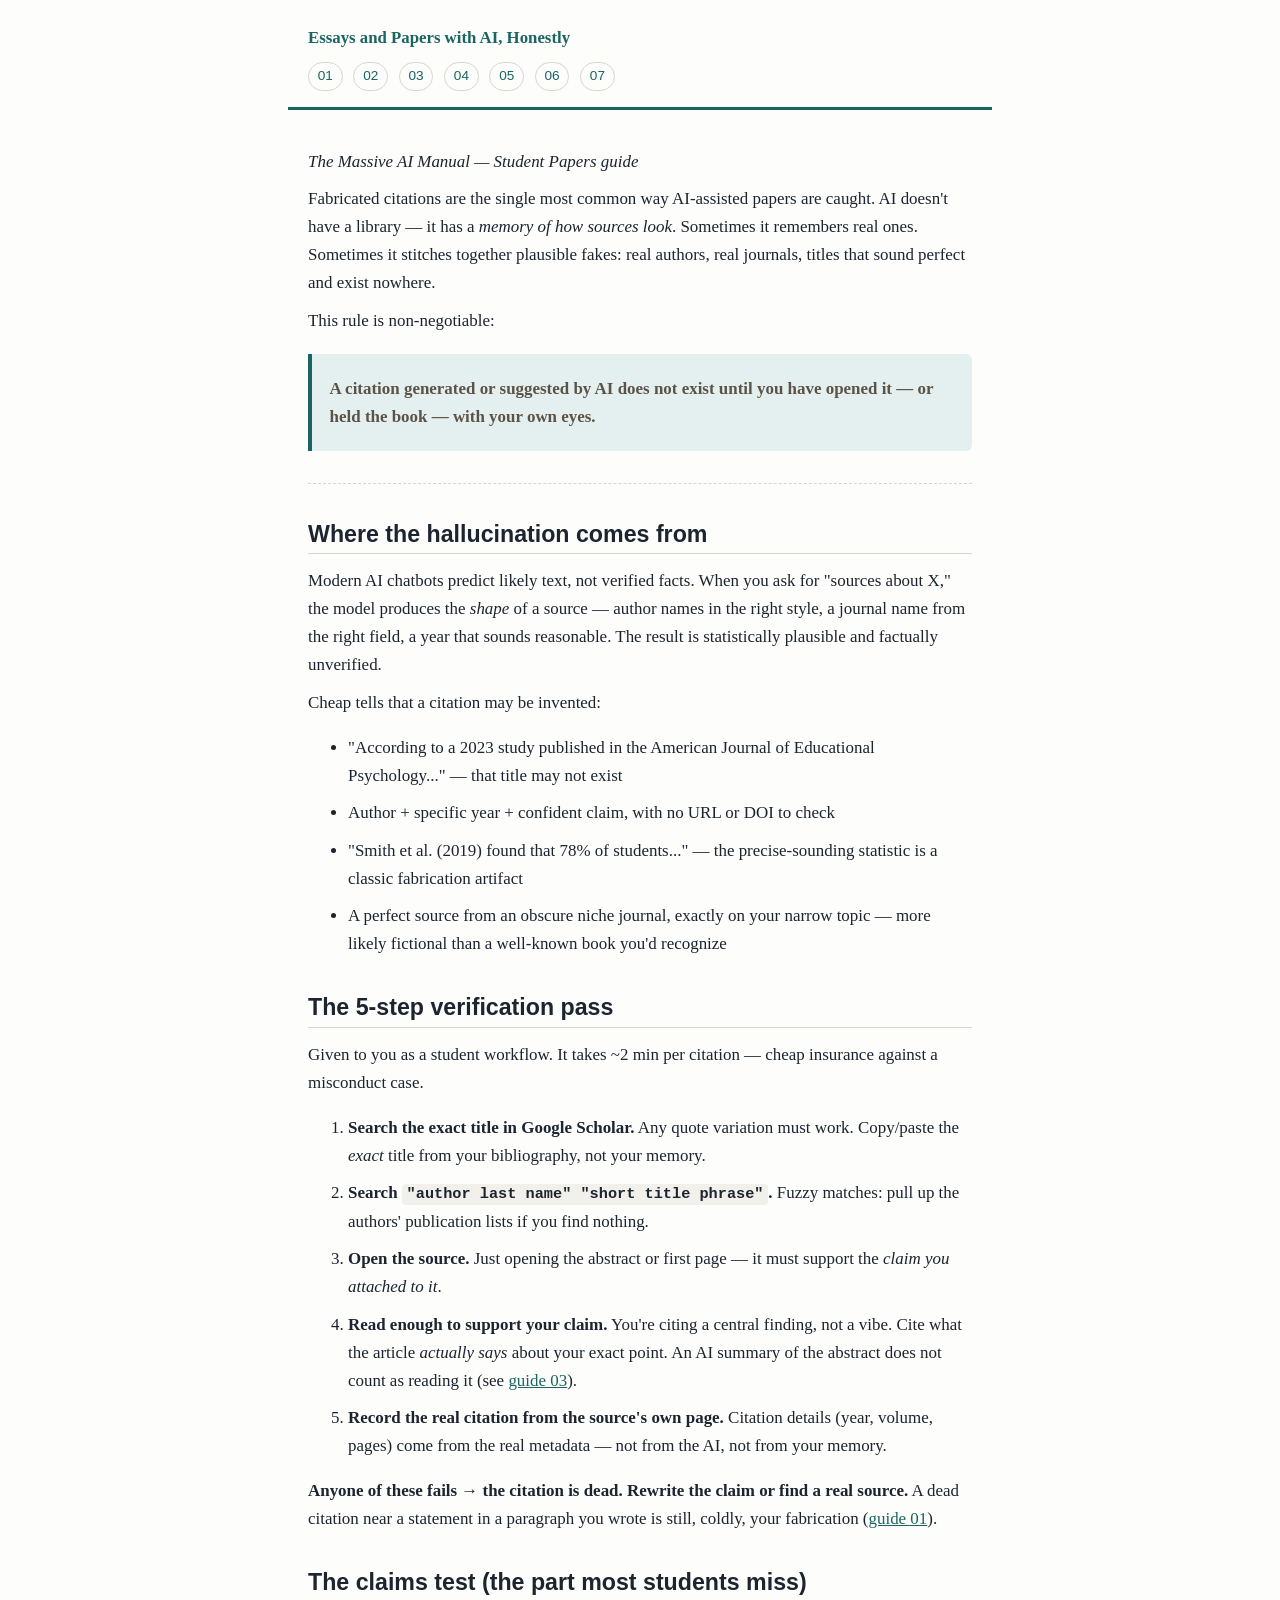
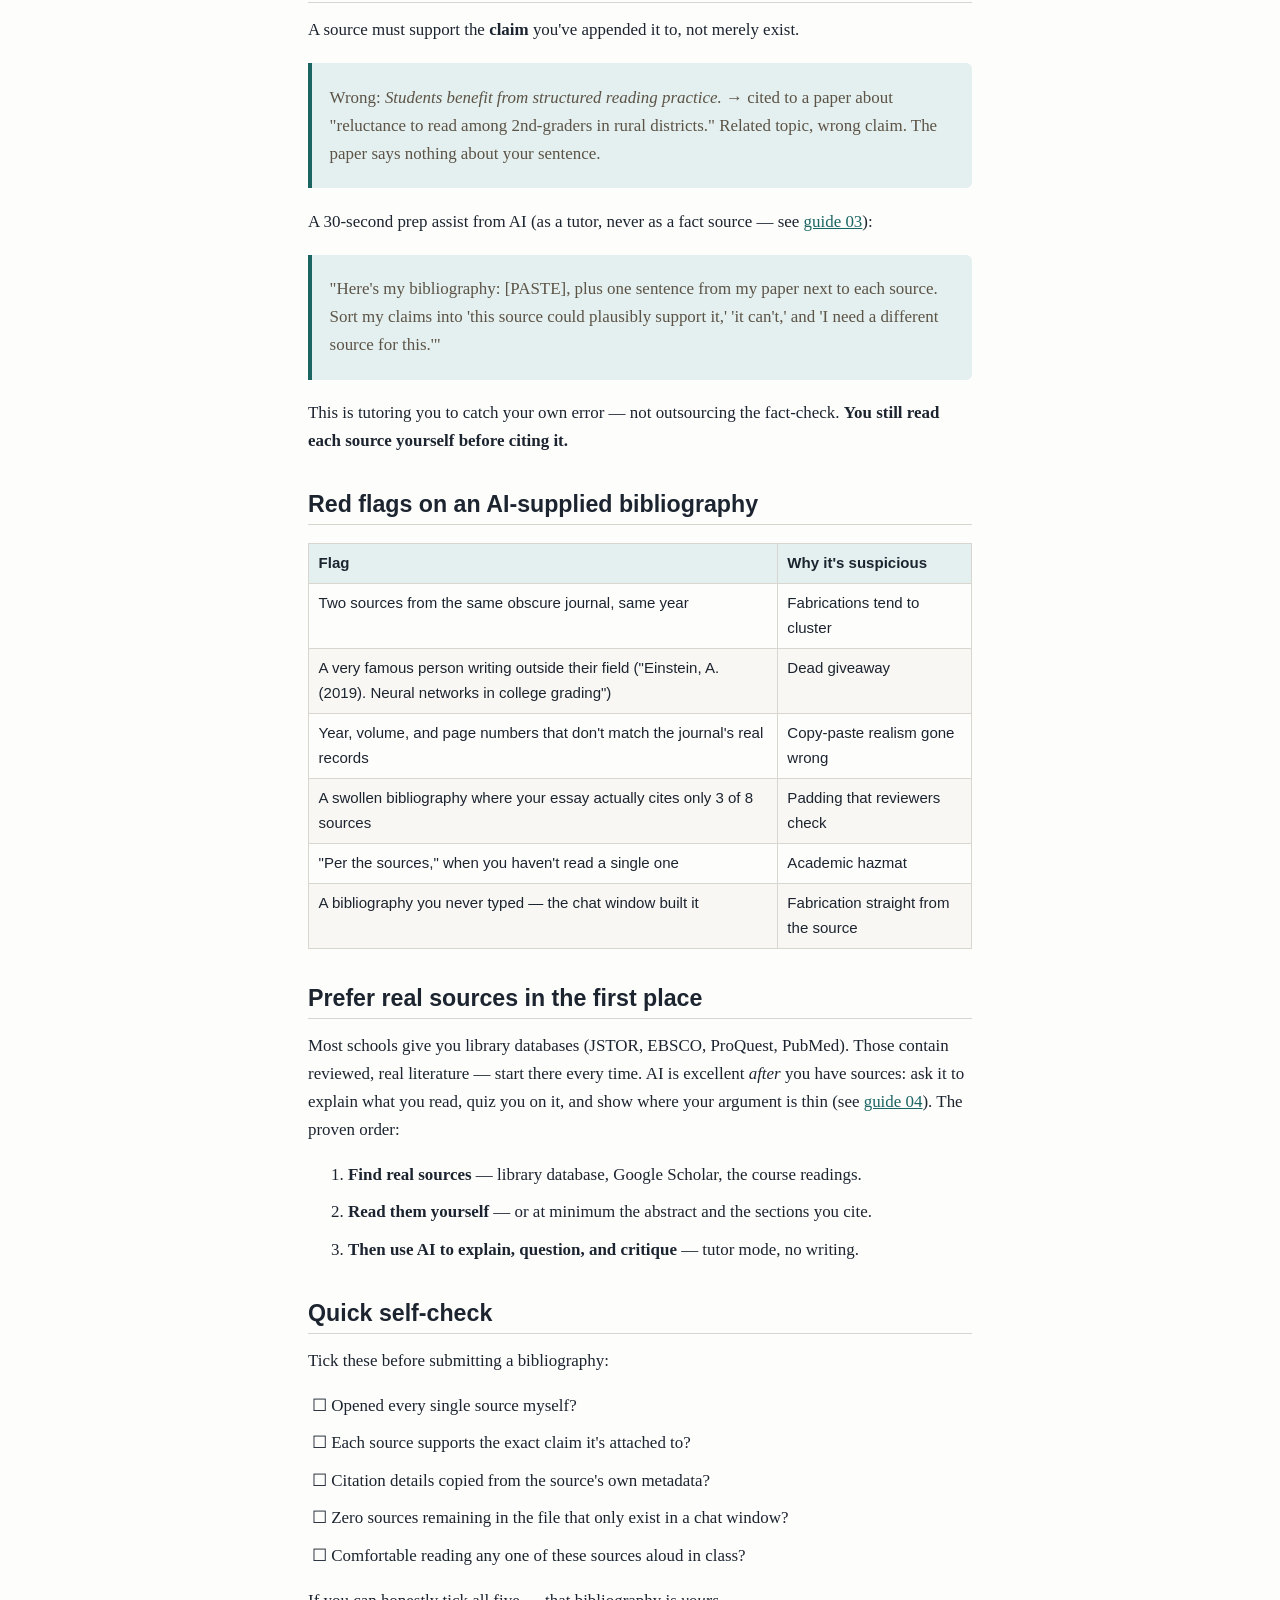
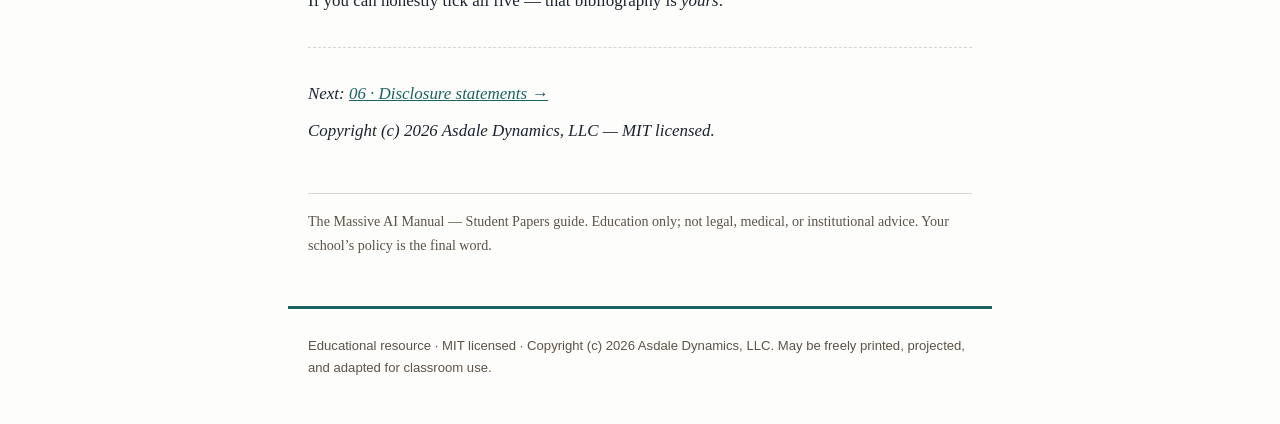
<file: site/05-verifying-citations.html>
<!DOCTYPE html>
<html lang="en">
<head>
<meta charset="utf-8">
<meta name="viewport" content="width=device-width, initial-scale=1">
<title>05 · Verifying citations &middot; Essays and Papers with AI, Honestly</title>
<link rel="stylesheet" href="style.css">
</head>
<body>
<header class="site-header">
  <p class="brand"><a href="index.html">Essays and Papers with AI, Honestly</a></p>
  <nav>
    <a href="01-what-counts-as-cheating.html">01</a>
    <a href="02-school-policy-translation.html">02</a>
    <a href="03-ai-as-tutor-not-ghostwriter.html">03</a>
    <a href="04-outlining-and-feedback-loops.html">04</a>
    <a href="05-verifying-citations.html">05</a>
    <a href="06-disclosure-statements.html">06</a>
    <a href="07-honor-code-examples.html">07</a>
  </nav>
</header>
<main>
<p><em>The Massive AI Manual — Student Papers guide</em></p>
<p>Fabricated citations are the single most common way AI-assisted papers are caught. AI doesn't have a library — it has a <em>memory of how sources look</em>. Sometimes it remembers real ones. Sometimes it stitches together plausible fakes: real authors, real journals, titles that sound perfect and exist nowhere.</p>
<p>This rule is non-negotiable:</p>
<blockquote><p><strong>A citation generated or suggested by AI does not exist until you have opened it — or held the book — with your own eyes.</strong></p></blockquote>
<hr>
<h2>Where the hallucination comes from</h2>
<p>Modern AI chatbots predict likely text, not verified facts. When you ask for "sources about X," the model produces the <em>shape</em> of a source — author names in the right style, a journal name from the right field, a year that sounds reasonable. The result is statistically plausible and factually unverified.</p>
<p>Cheap tells that a citation may be invented:</p>
<ul><li>"According to a 2023 study published in the American Journal of Educational Psychology..." — that title may not exist</li><li>Author + specific year + confident claim, with no URL or DOI to check</li><li>"Smith et al. (2019) found that 78% of students..." — the precise-sounding statistic is a classic fabrication artifact</li><li>A perfect source from an obscure niche journal, exactly on your narrow topic — more likely fictional than a well-known book you'd recognize</li></ul>
<h2>The 5-step verification pass</h2>
<p>Given to you as a student workflow. It takes ~2 min per citation — cheap insurance against a misconduct case.</p>
<ol><li><strong>Search the exact title in Google Scholar.</strong> Any quote variation must work. Copy/paste the <em>exact</em> title from your bibliography, not your memory.</li><li><strong>Search <code>"author last name" "short title phrase"</code>.</strong> Fuzzy matches: pull up the authors' publication lists if you find nothing.</li><li><strong>Open the source.</strong> Just opening the abstract or first page — it must support the <em>claim you attached to it</em>.</li><li><strong>Read enough to support your claim.</strong> You're citing a central finding, not a vibe. Cite what the article <em>actually says</em> about your exact point. An AI summary of the abstract does not count as reading it (see <a href="03-ai-as-tutor-not-ghostwriter.html">guide 03</a>).</li><li><strong>Record the real citation from the source's own page.</strong> Citation details (year, volume, pages) come from the real metadata — not from the AI, not from your memory.</li></ol>
<p><strong>Anyone of these fails → the citation is dead. Rewrite the claim or find a real source.</strong> A dead citation near a statement in a paragraph you wrote is still, coldly, your fabrication (<a href="01-what-counts-as-cheating.html">guide 01</a>).</p>
<h2>The claims test (the part most students miss)</h2>
<p>A source must support the <strong>claim</strong> you've appended it to, not merely exist.</p>
<blockquote><p>Wrong: <em>Students benefit from structured reading practice.</em> → cited to a paper about "reluctance to read among 2nd-graders in rural districts." Related topic, wrong claim. The paper says nothing about your sentence.</p></blockquote>
<p>A 30-second prep assist from AI (as a tutor, never as a fact source — see <a href="03-ai-as-tutor-not-ghostwriter.html">guide 03</a>):</p>
<blockquote><p>"Here's my bibliography: [PASTE], plus one sentence from my paper next to each source. Sort my claims into 'this source could plausibly support it,' 'it can't,' and 'I need a different source for this.'"</p></blockquote>
<p>This is tutoring you to catch your own error — not outsourcing the fact-check. <strong>You still read each source yourself before citing it.</strong></p>
<h2>Red flags on an AI-supplied bibliography</h2>
<table><thead><tr><th>Flag</th><th>Why it's suspicious</th></tr></thead><tbody><tr><td>Two sources from the same obscure journal, same year</td><td>Fabrications tend to cluster</td></tr><tr><td>A very famous person writing outside their field ("Einstein, A. (2019). Neural networks in college grading")</td><td>Dead giveaway</td></tr><tr><td>Year, volume, and page numbers that don't match the journal's real records</td><td>Copy-paste realism gone wrong</td></tr><tr><td>A swollen bibliography where your essay actually cites only 3 of 8 sources</td><td>Padding that reviewers check</td></tr><tr><td>"Per the sources," when you haven't read a single one</td><td>Academic hazmat</td></tr><tr><td>A bibliography you never typed — the chat window built it</td><td>Fabrication straight from the source</td></tr></tbody></table>
<h2>Prefer real sources in the first place</h2>
<p>Most schools give you library databases (JSTOR, EBSCO, ProQuest, PubMed). Those contain reviewed, real literature — start there every time. AI is excellent <em>after</em> you have sources: ask it to explain what you read, quiz you on it, and show where your argument is thin (see <a href="04-outlining-and-feedback-loops.html">guide 04</a>). The proven order:</p>
<ol><li><strong>Find real sources</strong> — library database, Google Scholar, the course readings.</li><li><strong>Read them yourself</strong> — or at minimum the abstract and the sections you cite.</li><li><strong>Then use AI to explain, question, and critique</strong> — tutor mode, no writing.</li></ol>
<h2>Quick self-check</h2>
<p>Tick these before submitting a bibliography:</p>
<ul class="checklist"><li>&#9744; Opened every single source myself?</li><li>&#9744; Each source supports the exact claim it's attached to?</li><li>&#9744; Citation details copied from the source's own metadata?</li><li>&#9744; Zero sources remaining in the file that only exist in a chat window?</li><li>&#9744; Comfortable reading any one of these sources aloud in class?</li></ul>
<p>If you can honestly tick all five — that bibliography is <em>yours</em>.</p>
<hr>
<p><em>Next: <a href="06-disclosure-statements.html">06 · Disclosure statements →</a></em></p>
<p><em>Copyright (c) 2026 Asdale Dynamics, LLC — MIT licensed.</em></p>
<p class="subfooter">The Massive AI Manual &mdash; Student Papers guide. Education only; not legal, medical, or institutional advice. Your school&#8217;s policy is the final word.</p>
</main>
<footer>
  <p>Educational resource &middot; MIT licensed &middot; Copyright (c) 2026 Asdale Dynamics, LLC. May be freely printed, projected, and adapted for classroom use.</p>
</footer>
</body>
</html>
</file>
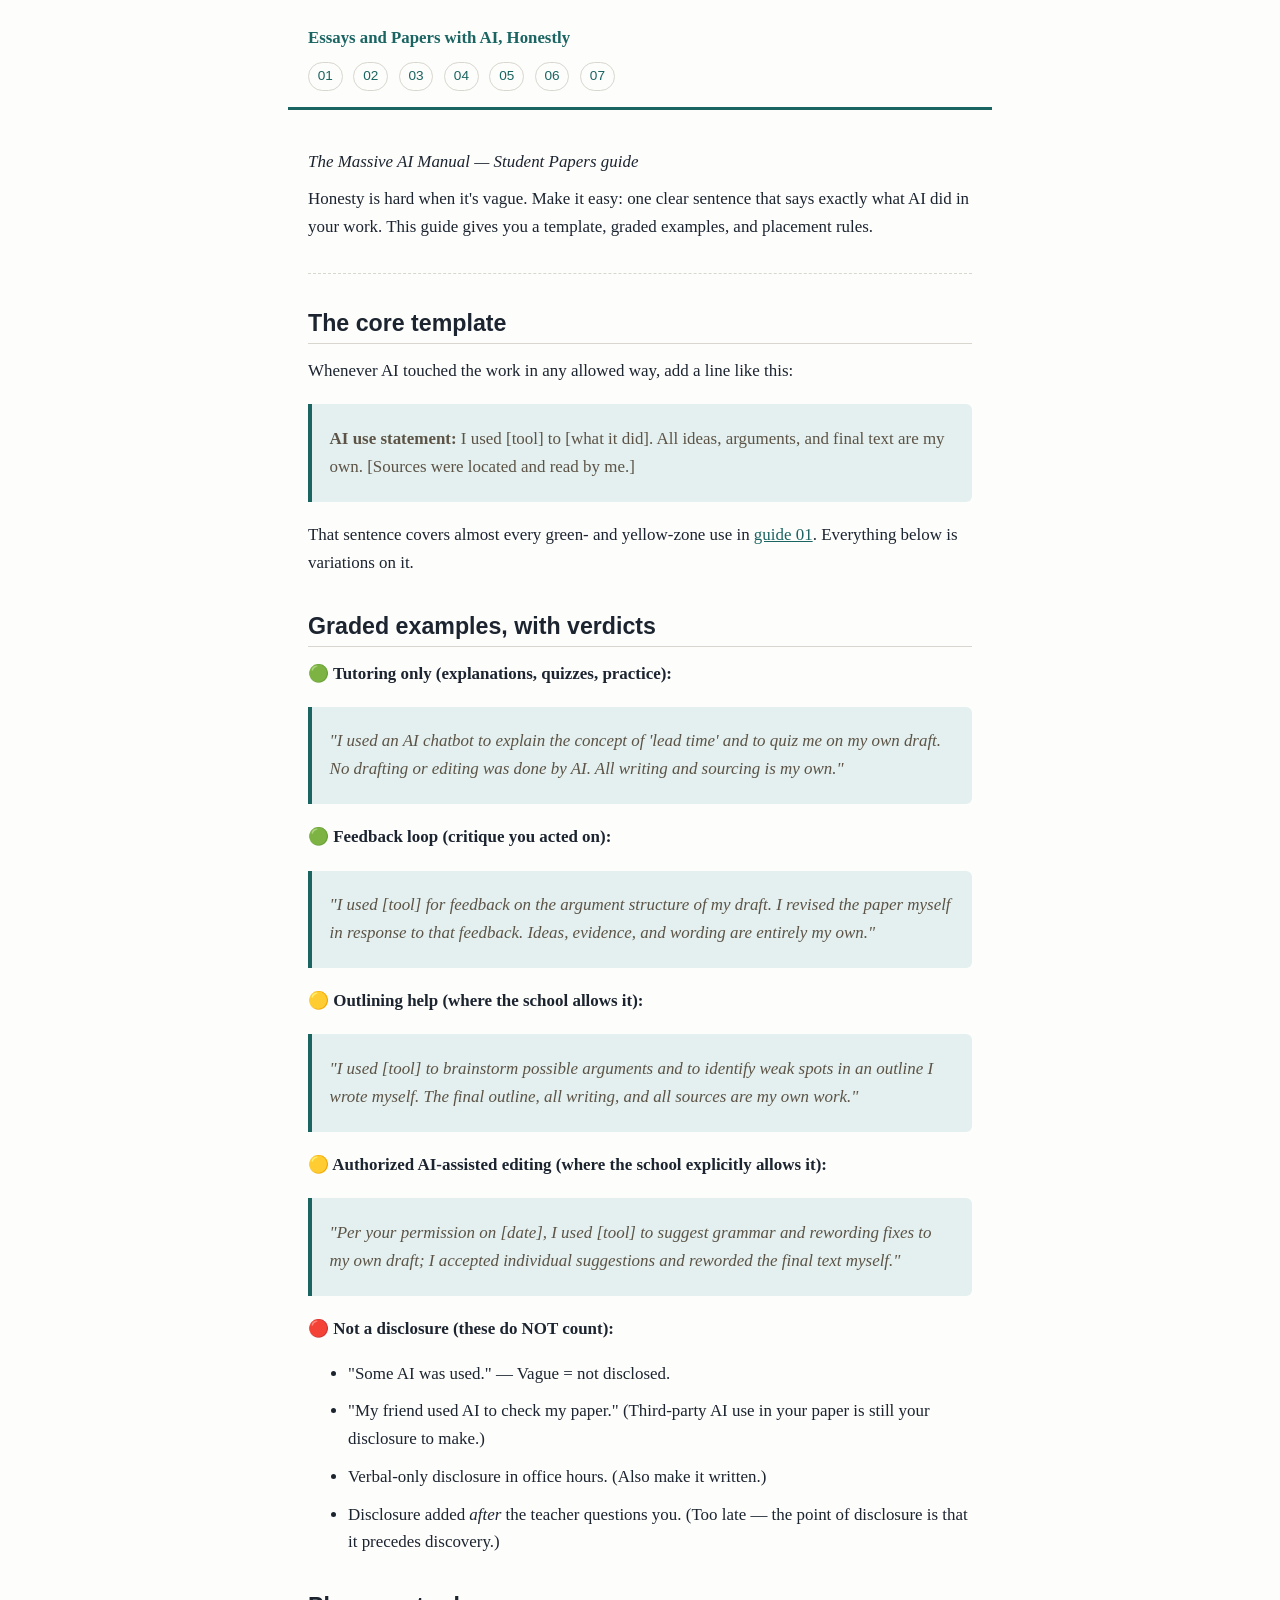
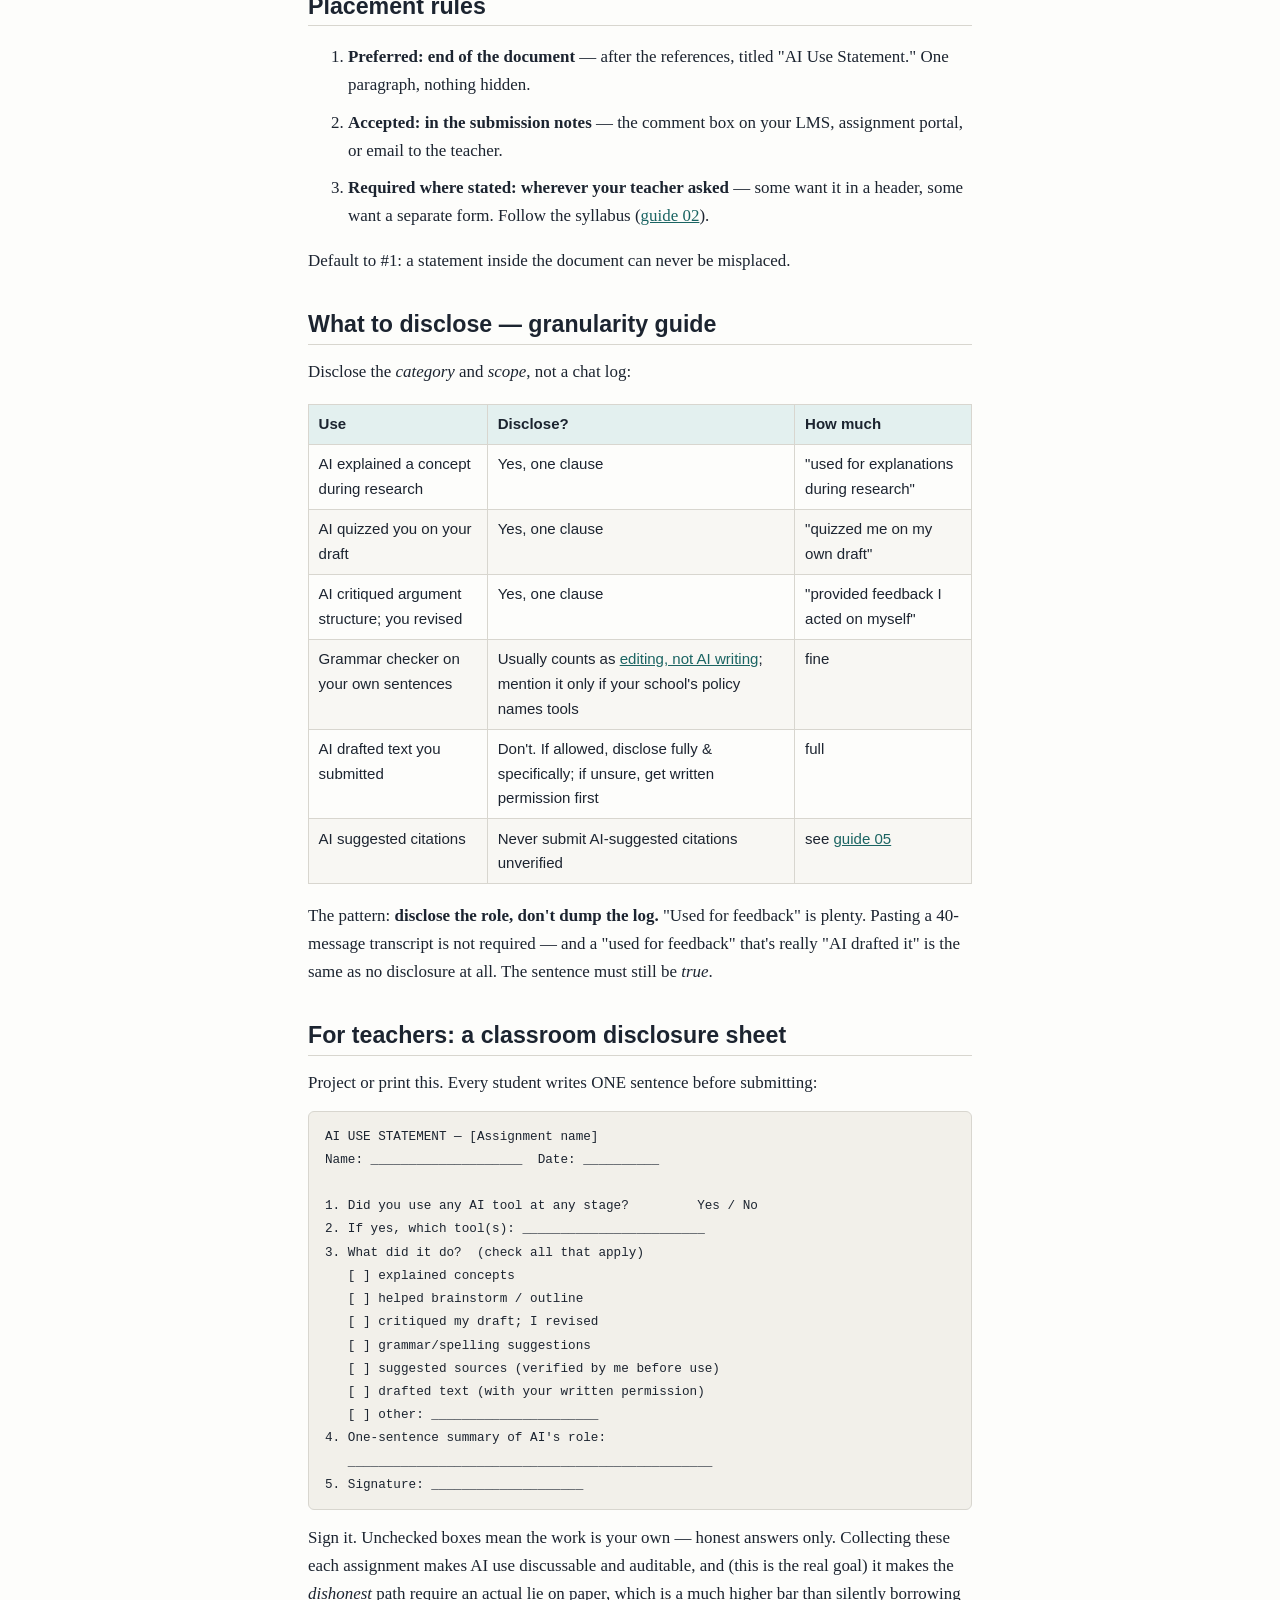
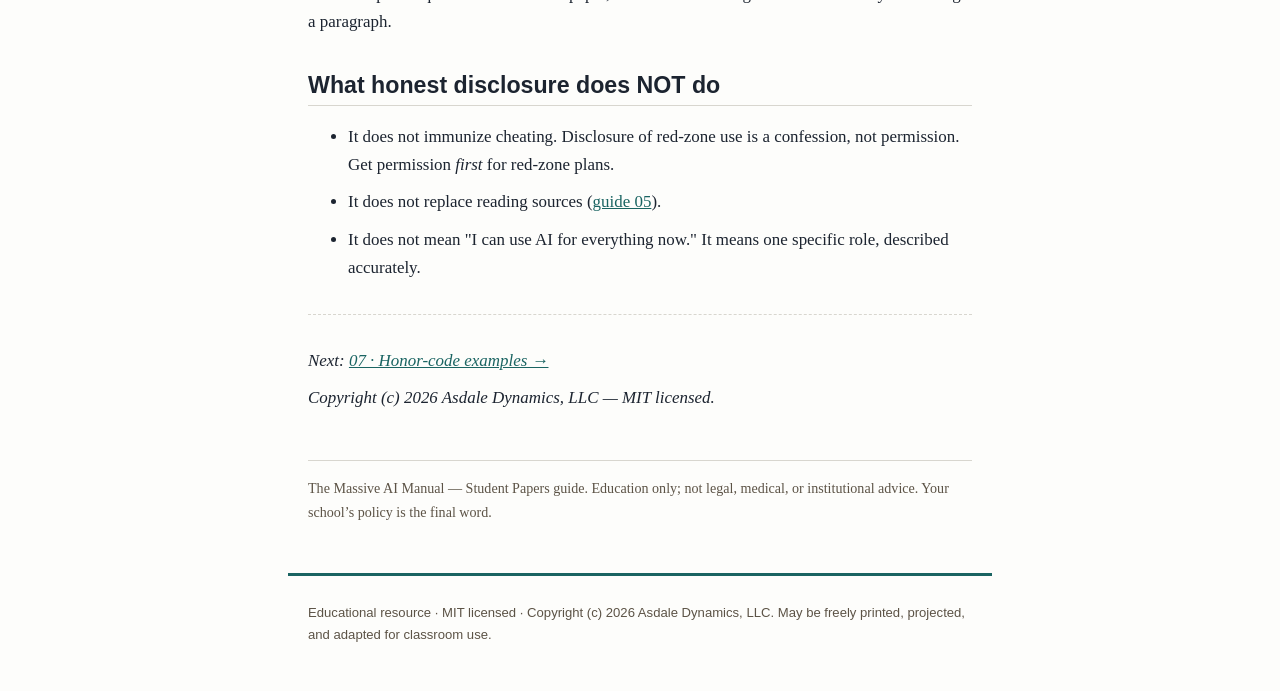
<file: site/06-disclosure-statements.html>
<!DOCTYPE html>
<html lang="en">
<head>
<meta charset="utf-8">
<meta name="viewport" content="width=device-width, initial-scale=1">
<title>06 · Disclosure statements &middot; Essays and Papers with AI, Honestly</title>
<link rel="stylesheet" href="style.css">
</head>
<body>
<header class="site-header">
  <p class="brand"><a href="index.html">Essays and Papers with AI, Honestly</a></p>
  <nav>
    <a href="01-what-counts-as-cheating.html">01</a>
    <a href="02-school-policy-translation.html">02</a>
    <a href="03-ai-as-tutor-not-ghostwriter.html">03</a>
    <a href="04-outlining-and-feedback-loops.html">04</a>
    <a href="05-verifying-citations.html">05</a>
    <a href="06-disclosure-statements.html">06</a>
    <a href="07-honor-code-examples.html">07</a>
  </nav>
</header>
<main>
<p><em>The Massive AI Manual — Student Papers guide</em></p>
<p>Honesty is hard when it's vague. Make it easy: one clear sentence that says exactly what AI did in your work. This guide gives you a template, graded examples, and placement rules.</p>
<hr>
<h2>The core template</h2>
<p>Whenever AI touched the work in any allowed way, add a line like this:</p>
<blockquote><p><strong>AI use statement:</strong> I used [tool] to [what it did]. All ideas, arguments, and final text are my own. [Sources were located and read by me.]</p></blockquote>
<p>That sentence covers almost every green- and yellow-zone use in <a href="01-what-counts-as-cheating.html">guide 01</a>. Everything below is variations on it.</p>
<h2>Graded examples, with verdicts</h2>
<p><strong>🟢 Tutoring only (explanations, quizzes, practice):</strong></p>
<blockquote><p><em>"I used an AI chatbot to explain the concept of 'lead time' and to quiz me on my own draft. No drafting or editing was done by AI. All writing and sourcing is my own."</em></p></blockquote>
<p><strong>🟢 Feedback loop (critique you acted on):</strong></p>
<blockquote><p><em>"I used [tool] for feedback on the argument structure of my draft. I revised the paper myself in response to that feedback. Ideas, evidence, and wording are entirely my own."</em></p></blockquote>
<p><strong>🟡 Outlining help (where the school allows it):</strong></p>
<blockquote><p><em>"I used [tool] to brainstorm possible arguments and to identify weak spots in an outline I wrote myself. The final outline, all writing, and all sources are my own work."</em></p></blockquote>
<p><strong>🟡 Authorized AI-assisted editing (where the school explicitly allows it):</strong></p>
<blockquote><p><em>"Per your permission on [date], I used [tool] to suggest grammar and rewording fixes to my own draft; I accepted individual suggestions and reworded the final text myself."</em></p></blockquote>
<p><strong>🔴 Not a disclosure (these do NOT count):</strong></p>
<ul><li>"Some AI was used." — Vague = not disclosed.</li><li>"My friend used AI to check my paper." (Third-party AI use in your paper is still your disclosure to make.)</li><li>Verbal-only disclosure in office hours. (Also make it written.)</li><li>Disclosure added <em>after</em> the teacher questions you. (Too late — the point of disclosure is that it precedes discovery.)</li></ul>
<h2>Placement rules</h2>
<ol><li><strong>Preferred: end of the document</strong> — after the references, titled "AI Use Statement." One paragraph, nothing hidden.</li><li><strong>Accepted: in the submission notes</strong> — the comment box on your LMS, assignment portal, or email to the teacher.</li><li><strong>Required where stated: wherever your teacher asked</strong> — some want it in a header, some want a separate form. Follow the syllabus (<a href="02-school-policy-translation.html">guide 02</a>).</li></ol>
<p>Default to #1: a statement inside the document can never be misplaced.</p>
<h2>What to disclose — granularity guide</h2>
<p>Disclose the <em>category</em> and <em>scope</em>, not a chat log:</p>
<table><thead><tr><th>Use</th><th>Disclose?</th><th>How much</th></tr></thead><tbody><tr><td>AI explained a concept during research</td><td>Yes, one clause</td><td>"used for explanations during research"</td></tr><tr><td>AI quizzed you on your draft</td><td>Yes, one clause</td><td>"quizzed me on my own draft"</td></tr><tr><td>AI critiqued argument structure; you revised</td><td>Yes, one clause</td><td>"provided feedback I acted on myself"</td></tr><tr><td>Grammar checker on your own sentences</td><td>Usually counts as <a href="01-what-counts-as-cheating.html">editing, not AI writing</a>; mention it only if your school's policy names tools</td><td>fine</td></tr><tr><td>AI drafted text you submitted</td><td>Don't. If allowed, disclose fully &amp; specifically; if unsure, get written permission first</td><td>full</td></tr><tr><td>AI suggested citations</td><td>Never submit AI-suggested citations unverified</td><td>see <a href="05-verifying-citations.html">guide 05</a></td></tr></tbody></table>
<p>The pattern: <strong>disclose the role, don't dump the log.</strong> "Used for feedback" is plenty. Pasting a 40-message transcript is not required — and a "used for feedback" that's really "AI drafted it" is the same as no disclosure at all. The sentence must still be <em>true</em>.</p>
<h2>For teachers: a classroom disclosure sheet</h2>
<p>Project or print this. Every student writes ONE sentence before submitting:</p>
<pre><code>AI USE STATEMENT — [Assignment name]
Name: ____________________  Date: __________

1. Did you use any AI tool at any stage?         Yes / No
2. If yes, which tool(s): ________________________
3. What did it do?  (check all that apply)
   [ ] explained concepts
   [ ] helped brainstorm / outline
   [ ] critiqued my draft; I revised
   [ ] grammar/spelling suggestions
   [ ] suggested sources (verified by me before use)
   [ ] drafted text (with your written permission)
   [ ] other: ______________________
4. One-sentence summary of AI's role:
   ________________________________________________
5. Signature: ____________________</code></pre>
<p>Sign it. Unchecked boxes mean the work is your own — honest answers only. Collecting these each assignment makes AI use discussable and auditable, and (this is the real goal) it makes the <em>dishonest</em> path require an actual lie on paper, which is a much higher bar than silently borrowing a paragraph.</p>
<h2>What honest disclosure does NOT do</h2>
<ul><li>It does not immunize cheating. Disclosure of red-zone use is a confession, not permission. Get permission <em>first</em> for red-zone plans.</li><li>It does not replace reading sources (<a href="05-verifying-citations.html">guide 05</a>).</li><li>It does not mean "I can use AI for everything now." It means one specific role, described accurately.</li></ul>
<hr>
<p><em>Next: <a href="07-honor-code-examples.html">07 · Honor-code examples →</a></em></p>
<p><em>Copyright (c) 2026 Asdale Dynamics, LLC — MIT licensed.</em></p>
<p class="subfooter">The Massive AI Manual &mdash; Student Papers guide. Education only; not legal, medical, or institutional advice. Your school&#8217;s policy is the final word.</p>
</main>
<footer>
  <p>Educational resource &middot; MIT licensed &middot; Copyright (c) 2026 Asdale Dynamics, LLC. May be freely printed, projected, and adapted for classroom use.</p>
</footer>
</body>
</html>
</file>
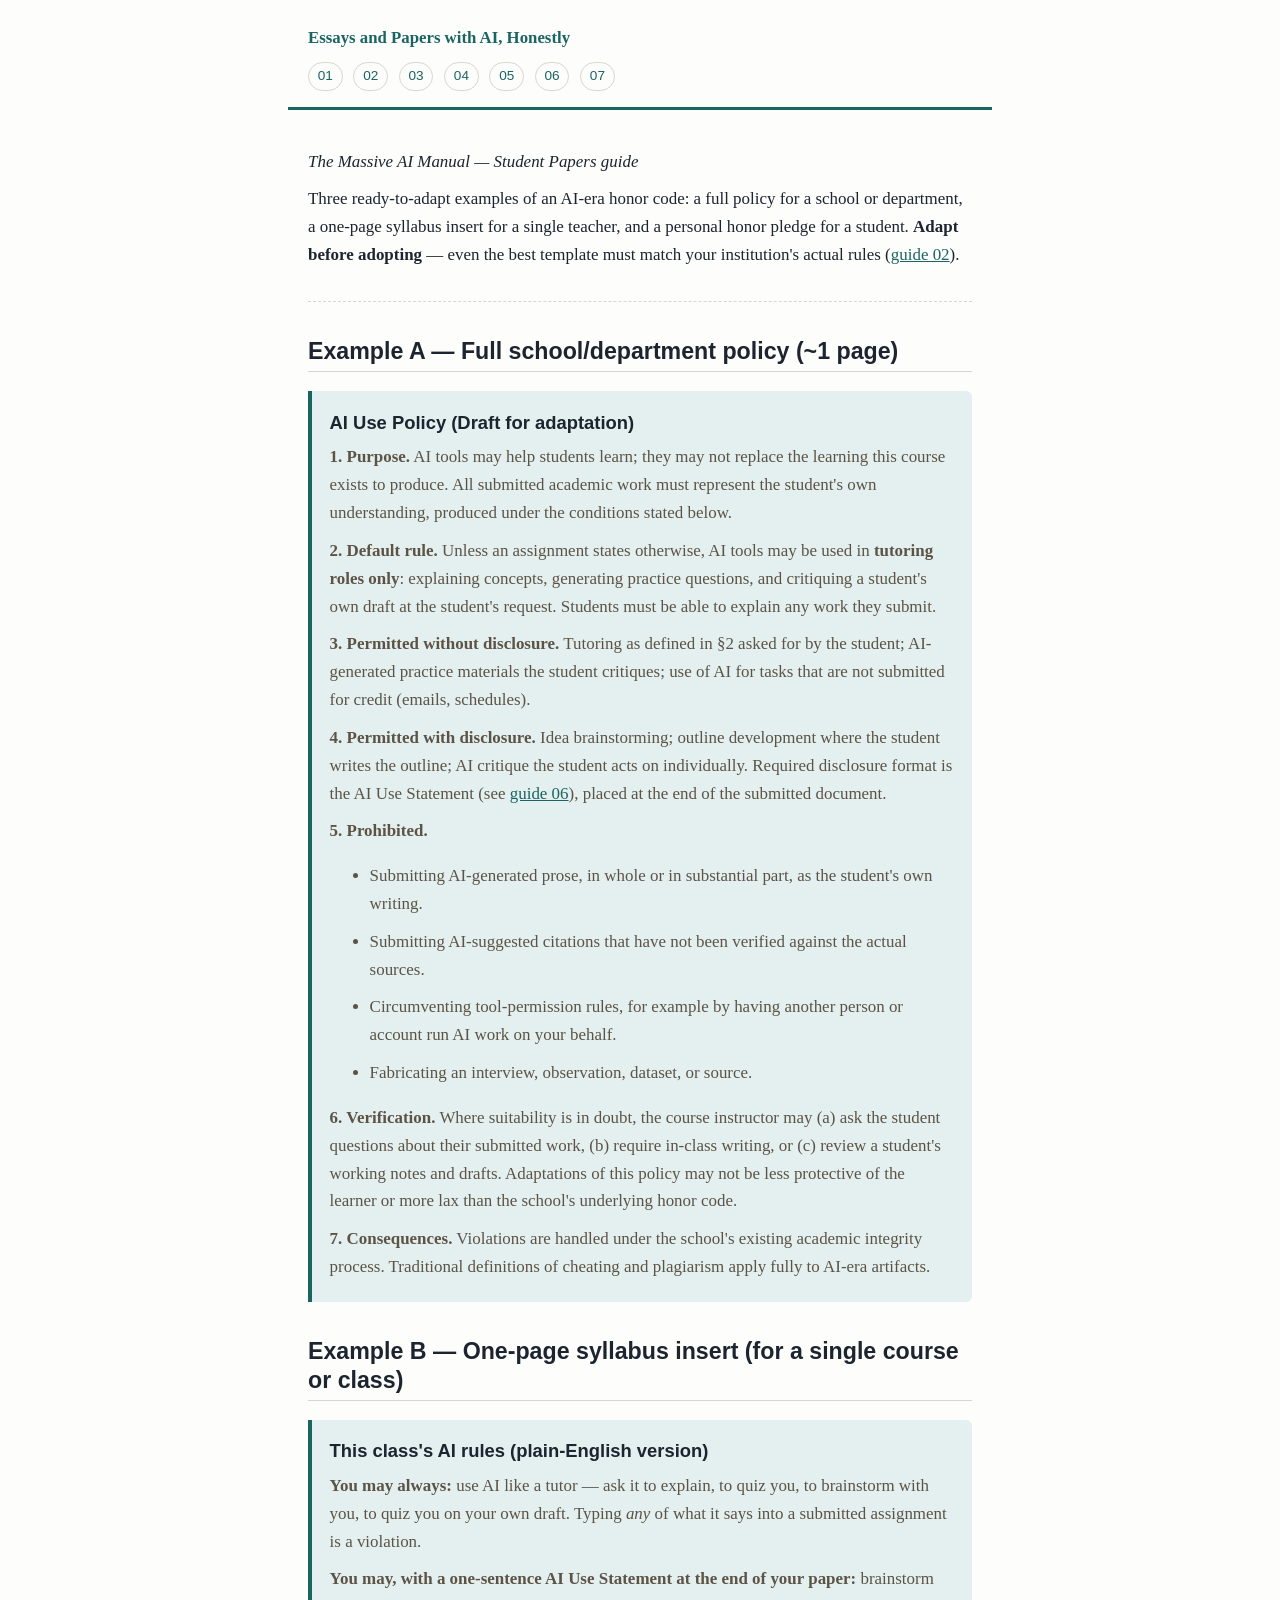
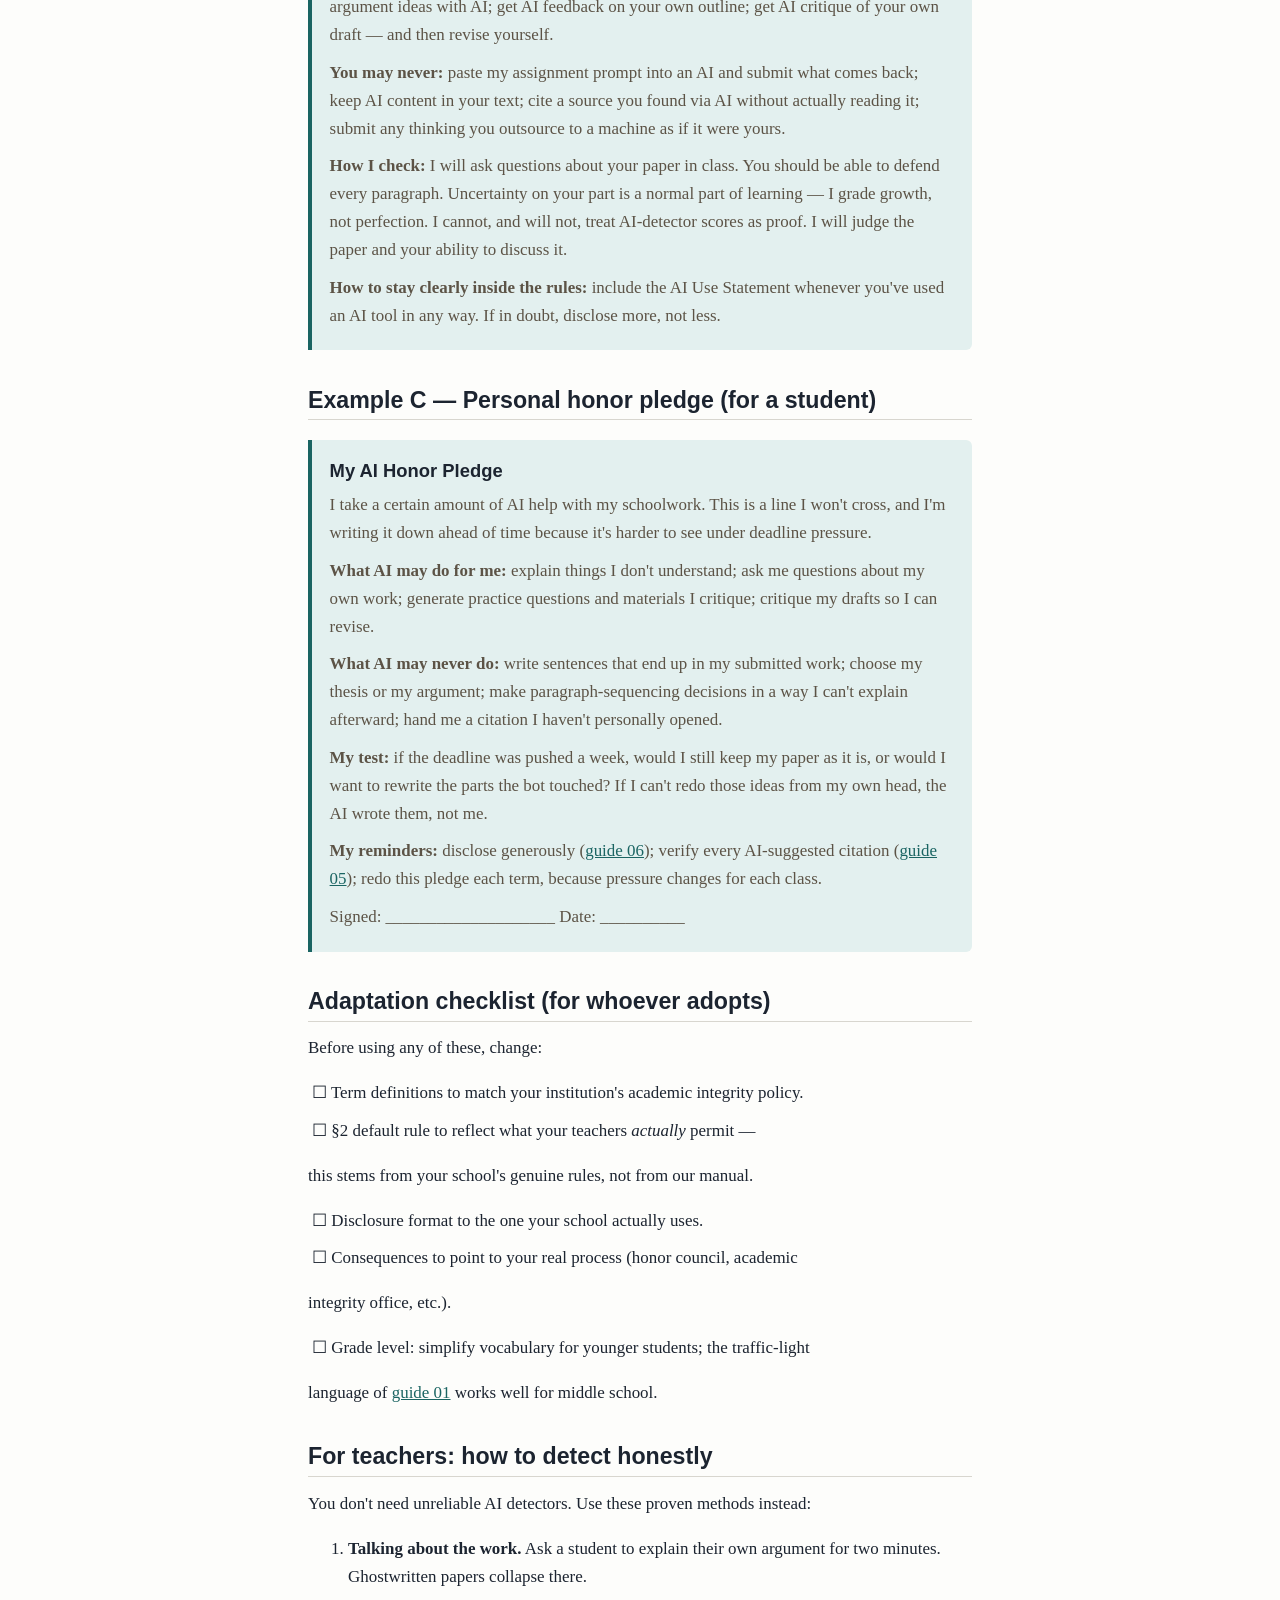
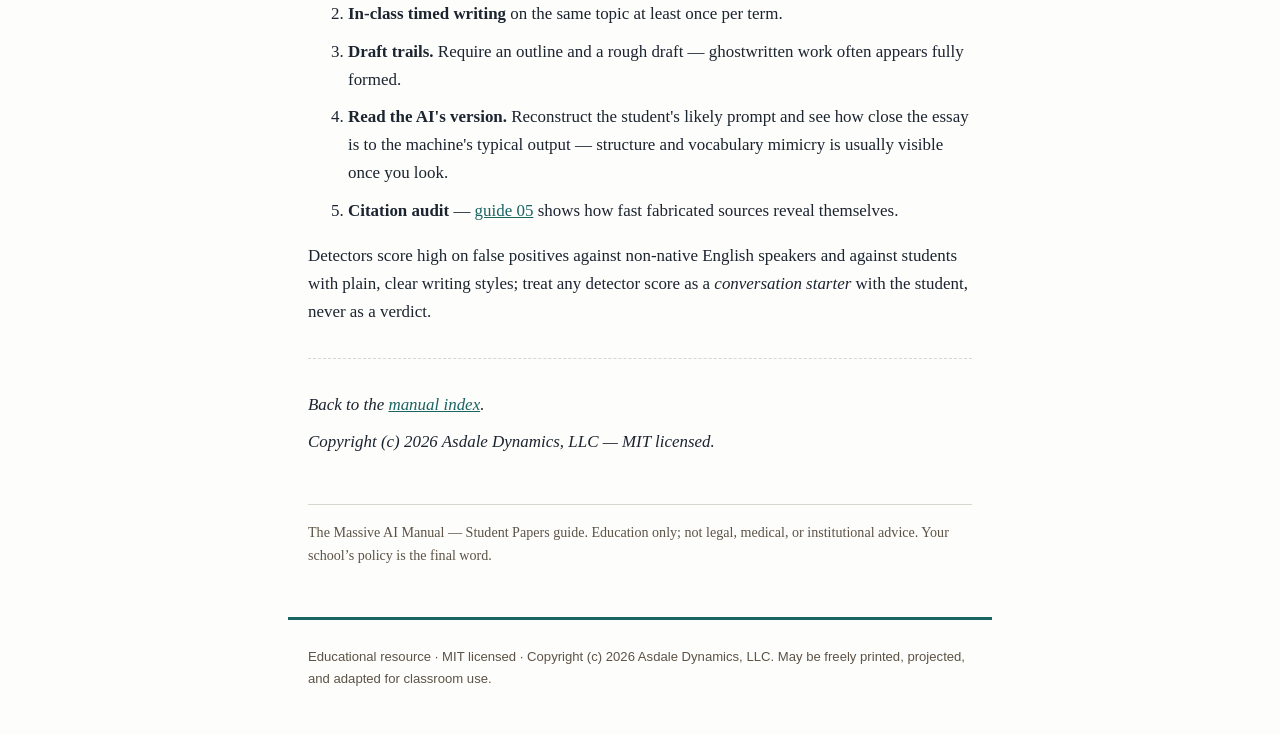
<file: site/07-honor-code-examples.html>
<!DOCTYPE html>
<html lang="en">
<head>
<meta charset="utf-8">
<meta name="viewport" content="width=device-width, initial-scale=1">
<title>07 · Honor-code examples &middot; Essays and Papers with AI, Honestly</title>
<link rel="stylesheet" href="style.css">
</head>
<body>
<header class="site-header">
  <p class="brand"><a href="index.html">Essays and Papers with AI, Honestly</a></p>
  <nav>
    <a href="01-what-counts-as-cheating.html">01</a>
    <a href="02-school-policy-translation.html">02</a>
    <a href="03-ai-as-tutor-not-ghostwriter.html">03</a>
    <a href="04-outlining-and-feedback-loops.html">04</a>
    <a href="05-verifying-citations.html">05</a>
    <a href="06-disclosure-statements.html">06</a>
    <a href="07-honor-code-examples.html">07</a>
  </nav>
</header>
<main>
<p><em>The Massive AI Manual — Student Papers guide</em></p>
<p>Three ready-to-adapt examples of an AI-era honor code: a full policy for a school or department, a one-page syllabus insert for a single teacher, and a personal honor pledge for a student. <strong>Adapt before adopting</strong> — even the best template must match your institution's actual rules (<a href="02-school-policy-translation.html">guide 02</a>).</p>
<hr>
<h2>Example A — Full school/department policy (~1 page)</h2>
<blockquote><h3>AI Use Policy (Draft for adaptation)</h3>
<p><strong>1. Purpose.</strong> AI tools may help students learn; they may not replace the learning this course exists to produce. All submitted academic work must represent the student's own understanding, produced under the conditions stated below.</p>
<p><strong>2. Default rule.</strong> Unless an assignment states otherwise, AI tools may be used in <strong>tutoring roles only</strong>: explaining concepts, generating practice questions, and critiquing a student's own draft at the student's request. Students must be able to explain any work they submit.</p>
<p><strong>3. Permitted without disclosure.</strong> Tutoring as defined in §2 asked for by the student; AI-generated practice materials the student critiques; use of AI for tasks that are not submitted for credit (emails, schedules).</p>
<p><strong>4. Permitted with disclosure.</strong> Idea brainstorming; outline development where the student writes the outline; AI critique the student acts on individually. Required disclosure format is the AI Use Statement (see <a href="06-disclosure-statements.html">guide 06</a>), placed at the end of the submitted document.</p>
<p><strong>5. Prohibited.</strong></p>
<ul><li>Submitting AI-generated prose, in whole or in substantial part, as the student's own writing.</li><li>Submitting AI-suggested citations that have not been verified against the actual sources.</li><li>Circumventing tool-permission rules, for example by having another person or account run AI work on your behalf.</li><li>Fabricating an interview, observation, dataset, or source.</li></ul>
<p><strong>6. Verification.</strong> Where suitability is in doubt, the course instructor may (a) ask the student questions about their submitted work, (b) require in-class writing, or (c) review a student's working notes and drafts. Adaptations of this policy may not be less protective of the learner or more lax than the school's underlying honor code.</p>
<p><strong>7. Consequences.</strong> Violations are handled under the school's existing academic integrity process. Traditional definitions of cheating and plagiarism apply fully to AI-era artifacts.</p></blockquote>
<h2>Example B — One-page syllabus insert (for a single course or class)</h2>
<blockquote><h3>This class's AI rules (plain-English version)</h3>
<p><strong>You may always:</strong> use AI like a tutor — ask it to explain, to quiz you, to brainstorm with you, to quiz you on your own draft. Typing <em>any</em> of what it says into a submitted assignment is a violation.</p>
<p><strong>You may, with a one-sentence AI Use Statement at the end of your paper:</strong> brainstorm argument ideas with AI; get AI feedback on your own outline; get AI critique of your own draft — and then revise yourself.</p>
<p><strong>You may never:</strong> paste my assignment prompt into an AI and submit what comes back; keep AI content in your text; cite a source you found via AI without actually reading it; submit any thinking you outsource to a machine as if it were yours.</p>
<p><strong>How I check:</strong> I will ask questions about your paper in class. You should be able to defend every paragraph. Uncertainty on your part is a normal part of learning — I grade growth, not perfection. I cannot, and will not, treat AI-detector scores as proof. I will judge the paper and your ability to discuss it.</p>
<p><strong>How to stay clearly inside the rules:</strong> include the AI Use Statement whenever you've used an AI tool in any way. If in doubt, disclose more, not less.</p></blockquote>
<h2>Example C — Personal honor pledge (for a student)</h2>
<blockquote><h3>My AI Honor Pledge</h3>
<p>I take a certain amount of AI help with my schoolwork. This is a line I won't cross, and I'm writing it down ahead of time because it's harder to see under deadline pressure.</p>
<p><strong>What AI may do for me:</strong> explain things I don't understand; ask me questions about my own work; generate practice questions and materials I critique; critique my drafts so I can revise.</p>
<p><strong>What AI may never do:</strong> write sentences that end up in my submitted work; choose my thesis or my argument; make paragraph-sequencing decisions in a way I can't explain afterward; hand me a citation I haven't personally opened.</p>
<p><strong>My test:</strong> if the deadline was pushed a week, would I still keep my paper as it is, or would I want to rewrite the parts the bot touched? If I can't redo those ideas from my own head, the AI wrote them, not me.</p>
<p><strong>My reminders:</strong> disclose generously (<a href="06-disclosure-statements.html">guide 06</a>); verify every AI-suggested citation (<a href="05-verifying-citations.html">guide 05</a>); redo this pledge each term, because pressure changes for each class.</p>
<p>Signed: ____________________  Date: __________</p></blockquote>
<h2>Adaptation checklist (for whoever adopts)</h2>
<p>Before using any of these, change:</p>
<ul class="checklist"><li>&#9744; Term definitions to match your institution's academic integrity policy.</li><li>&#9744; §2 default rule to reflect what your teachers <em>actually</em> permit —</li></ul>
<p>this stems from your school's genuine rules, not from our manual.</p>
<ul class="checklist"><li>&#9744; Disclosure format to the one your school actually uses.</li><li>&#9744; Consequences to point to your real process (honor council, academic</li></ul>
<p>integrity office, etc.).</p>
<ul class="checklist"><li>&#9744; Grade level: simplify vocabulary for younger students; the traffic-light</li></ul>
<p>language of <a href="01-what-counts-as-cheating.html">guide 01</a> works well for middle school.</p>
<h2>For teachers: how to detect honestly</h2>
<p>You don't need unreliable AI detectors. Use these proven methods instead:</p>
<ol><li><strong>Talking about the work.</strong> Ask a student to explain their own argument for two minutes. Ghostwritten papers collapse there.</li><li><strong>In-class timed writing</strong> on the same topic at least once per term.</li><li><strong>Draft trails.</strong> Require an outline and a rough draft — ghostwritten work often appears fully formed.</li><li><strong>Read the AI's version.</strong> Reconstruct the student's likely prompt and see how close the essay is to the machine's typical output — structure and vocabulary mimicry is usually visible once you look.</li><li><strong>Citation audit</strong> — <a href="05-verifying-citations.html">guide 05</a> shows how fast fabricated sources reveal themselves.</li></ol>
<p>Detectors score high on false positives against non-native English speakers and against students with plain, clear writing styles; treat any detector score as a <em>conversation starter</em> with the student, never as a verdict.</p>
<hr>
<p><em>Back to the <a href="index.html">manual index</a>.</em></p>
<p><em>Copyright (c) 2026 Asdale Dynamics, LLC — MIT licensed.</em></p>
<p class="subfooter">The Massive AI Manual &mdash; Student Papers guide. Education only; not legal, medical, or institutional advice. Your school&#8217;s policy is the final word.</p>
</main>
<footer>
  <p>Educational resource &middot; MIT licensed &middot; Copyright (c) 2026 Asdale Dynamics, LLC. May be freely printed, projected, and adapted for classroom use.</p>
</footer>
</body>
</html>
</file>
<file: site/style.css>
/* Essays and Papers with AI, Honestly — classroom-friendly stylesheet.
   No web fonts, no trackers, no JavaScript. Prints cleanly. */

:root {
  --ink: #1c2430;
  --paper: #fdfdfb;
  --accent: #1a6462;
  --accent-soft: #e3f0ef;
  --line: #d8d6cf;
  --quote: #5c5346;
  --warn: #8a4a10;
  --code-bg: #f2f0ea;
}

* { box-sizing: border-box; }

body {
  margin: 0;
  background: var(--paper);
  color: var(--ink);
  font-family: Georgia, "Times New Roman", serif;
  font-size: 1.06rem;
  line-height: 1.65;
}

header.site-header,
main,
footer {
  max-width: 44rem;
  margin: 0 auto;
  padding: 0 1.25rem;
}

header.site-header {
  padding-top: 1.5rem;
  padding-bottom: 1rem;
  border-bottom: 3px solid var(--accent);
}

header.site-header .brand {
  margin: 0 0 0.6rem;
  font-size: 1.05rem;
}

header.site-header .brand a {
  color: var(--accent);
  text-decoration: none;
  font-weight: bold;
}

header.site-header nav a {
  display: inline-block;
  margin-right: 0.4rem;
  padding: 0.15rem 0.55rem;
  border: 1px solid var(--line);
  border-radius: 999px;
  text-decoration: none;
  color: var(--accent);
  font-size: 0.85rem;
  font-family: "Trebuchet MS", Verdana, sans-serif;
}

header.site-header nav a:hover {
  background: var(--accent-soft);
}

main { padding-top: 1.75rem; padding-bottom: 2.5rem; }

h1, h2, h3, h4 {
  font-family: "Trebuchet MS", Verdana, sans-serif;
  line-height: 1.25;
  color: var(--ink);
}

h2 {
  font-size: 1.45rem;
  margin: 2.2rem 0 0.8rem;
  padding-bottom: 0.3rem;
  border-bottom: 1px solid var(--line);
}

h3 { font-size: 1.15rem; margin: 1.6rem 0 0.5rem; }
h4 { font-size: 1rem; margin: 1.3rem 0 0.4rem; }

p, li { margin: 0.6rem 0; }

a { color: var(--accent); }

blockquote {
  margin: 1.2rem 0;
  padding: 0.7rem 1.1rem;
  border-left: 4px solid var(--accent);
  background: var(--accent-soft);
  border-radius: 0 6px 6px 0;
  color: var(--quote);
}

blockquote h3, blockquote h4 { margin-top: 0.5rem; }

table {
  width: 100%;
  border-collapse: collapse;
  margin: 1.1rem 0;
  font-size: 0.94rem;
  font-family: "Trebuchet MS", Verdana, sans-serif;
}

th, td {
  border: 1px solid var(--line);
  padding: 0.45rem 0.6rem;
  text-align: left;
  vertical-align: top;
}

thead th { background: var(--accent-soft); }

tbody tr:nth-child(even) { background: #f8f7f3; }

pre {
  background: var(--code-bg);
  border: 1px solid var(--line);
  border-radius: 6px;
  padding: 0.8rem 1rem;
  overflow-x: auto;
  font-size: 0.88rem;
}

code {
  background: var(--code-bg);
  padding: 0.08rem 0.3rem;
  border-radius: 4px;
  font-size: 0.9em;
}

pre code { background: none; padding: 0; }

ul.checklist { list-style: none; padding-left: 0.25rem; }

hr {
  border: none;
  border-top: 1px dashed var(--line);
  margin: 2rem 0;
}

p.subfooter {
  margin-top: 3rem;
  padding-top: 1rem;
  border-top: 1px solid var(--line);
  font-size: 0.88rem;
  color: var(--quote);
}

footer {
  padding-top: 1rem;
  padding-bottom: 2.25rem;
  border-top: 3px solid var(--accent);
  font-size: 0.82rem;
  color: var(--quote);
  font-family: "Trebuchet MS", Verdana, sans-serif;
}

details {
  border: 1px solid var(--line);
  border-radius: 6px;
  padding: 0.6rem 1rem;
  margin: 1rem 0;
  background: #faf9f5;
}

summary {
  cursor: pointer;
  font-weight: bold;
  font-family: "Trebuchet MS", Verdana, sans-serif;
}

/* Print: tight, ink-friendly, classroom handouts */
@media print {
  body { font-size: 10.5pt; background: #fff; }
  header.site-header nav, footer { display: none; }
  a { color: var(--ink); text-decoration: none; }
  blockquote, table, pre, details, tr, h2 { page-break-inside: avoid; }
  header.site-header { border-color: #555; }
}
</file>
